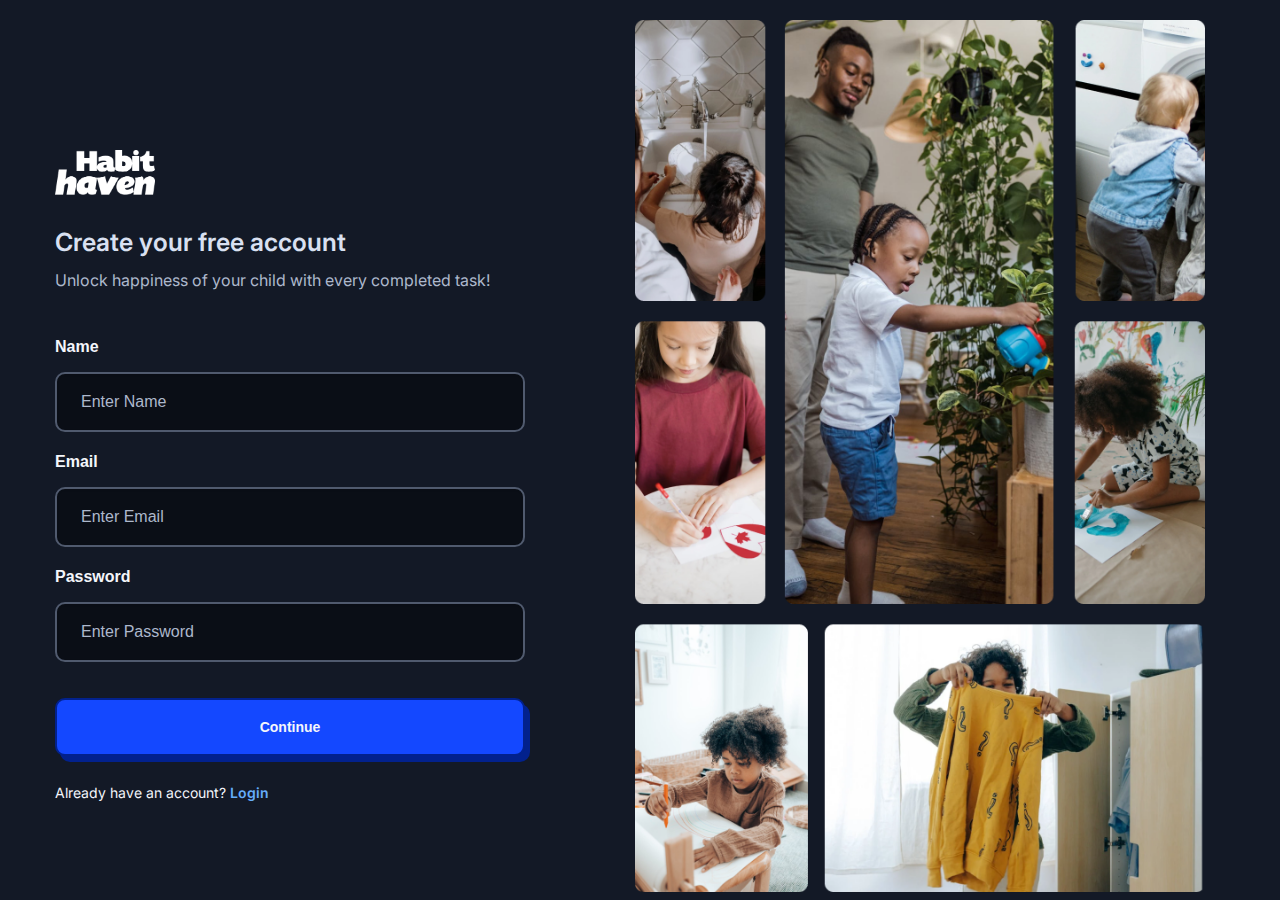
<file: index.html>
<!DOCTYPE html>
<html class="no-js" lang="en" dir="ltr">
    <head>
        <meta charset="utf-8">
        <meta http-equiv="x-ua-compatible" content="ie=edge">
        <meta name="viewport" content="width=device-width, initial-scale=1.0">
        <title>Kids Reward App</title>
        <link rel="stylesheet" href="styles/foundation.css">
        <link rel="stylesheet" href="styles/app.css">
        <link rel="icon" href="img/favicon_2.png" type="image/x-icon" />
        <!--Google font Inter-->
        <link rel="preconnect" href="https://fonts.googleapis.com">
        <link rel="preconnect" href="https://fonts.gstatic.com" crossorigin>
        <link href="https://fonts.googleapis.com/css2?family=Inter:wght@100..900&display=swap" rel="stylesheet">
        <!--Google icons-->
        <link href="https://fonts.googleapis.com/icon?family=Material+Icons" rel="stylesheet">
    </head>
    <body>

        <!--Body-->
            <main class="grid-container">
                <section class="grid-x grid-padding-x">
                    <div class="cell large-6 medium-6 small-6" id="formHeading">
                        <div id="logo">
                            <img src="img/LogoImg.png" alt="habit haven logo">
                        </div>
                        <div id="signUp">
                            <h1>Create your free account</h1>
                            <p>Unlock happiness of your child with every completed task!</p>
                        </div>

                        <!--SignUp Form-->
                        <form>
                            <label for="username"> Name </label>
                            <input type="text" id="username" placeholder="Enter Name" required>
                            
                            <label for="email"> Email </label> 
                            <input type="email" id="email" placeholder="Enter Email" required>

                            <label> Password </label>
                            <input type="password" id="password" name="Password" placeholder="Enter Password" required>
                                
                            <!--Button-->       
                            <div class="button cell large-4">  
                                <a href="home.html">Continue</a>
                            </div>

                            <div id="loginSignUp">
                                <p>Already have an account? <a href="login.html">Login</a></p>
                            </div>
                        </form> 
                    </div>
                                  
                    <!--Signup image-->
                    <div class="cell large-6 medium-6 small-6" id="mainRight">
                        <img src="img/signUpImage2.png" alt="child doing chores">
                    </div>
                </section>
            </main>
        </section>
        

        <script src="js/vendor/jquery.js"></script>
        <script src="js/vendor/what-input.js"></script>
        <script src="js/vendor/foundation.js"></script>
        <script src="js/app.js"></script>
    </body>
</html>
</file>
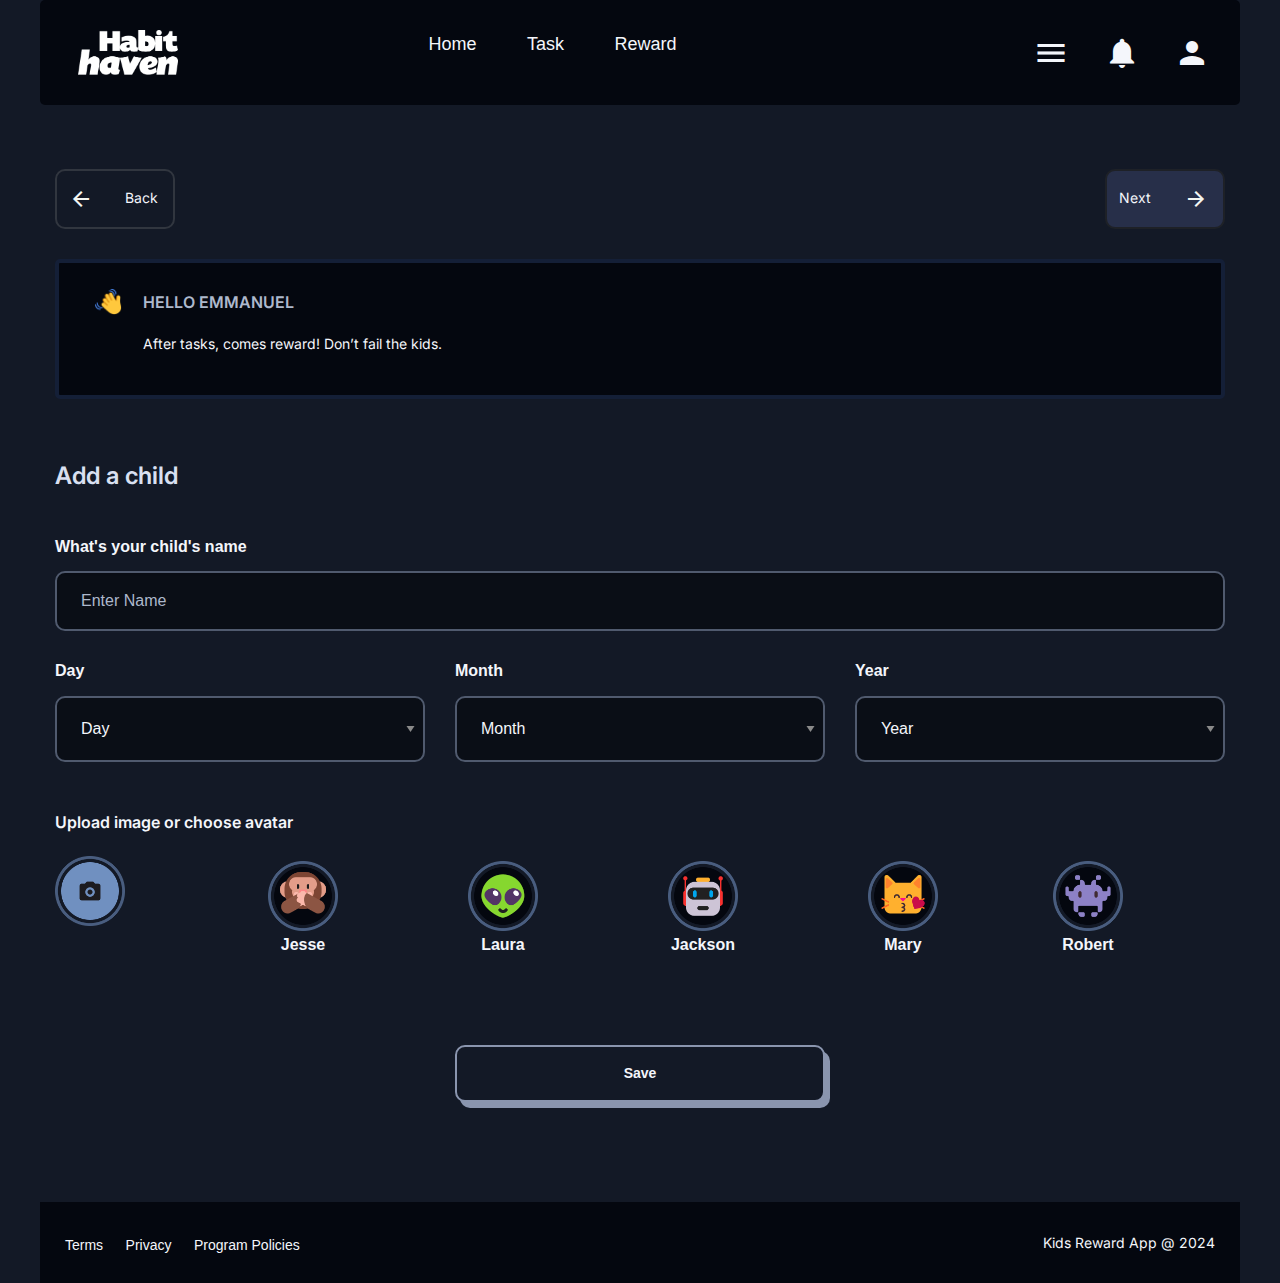
<file: addChild.html>
<!DOCTYPE html>
<html class="no-js" lang="en" dir="ltr">
    <head>
        <meta charset="utf-8">
        <meta http-equiv="x-ua-compatible" content="ie=edge">
        <meta name="viewport" content="width=device-width, initial-scale=1.0">
        <title>Kids Reward App</title>
        <link rel="stylesheet" href="styles/foundation.css">
        <link rel="stylesheet" href="styles/app.css">
        <link rel="icon" href="img/favicon_2.png" type="image/x-icon" />
        <!--Google font Inter-->
        <link rel="preconnect" href="https://fonts.googleapis.com">
        <link rel="preconnect" href="https://fonts.gstatic.com" crossorigin>
        <link href="https://fonts.googleapis.com/css2?family=Inter:wght@100..900&display=swap" rel="stylesheet">
        <!--Google icons-->
        <link href="https://fonts.googleapis.com/icon?family=Material+Icons" rel="stylesheet">
    </head>
    <body>
    
       <!--Header-->
       <header class="grid-container">
            <section class="grid-x header">

                <div class="cell large-2 medium-2 small-2"> <!--Logo-->
                    <a href="#"><img src="img/LogoImg.png" alt="habit haven logo"></a>
                </div> 

                <div class="cell large-6 medium-6 small-2"><!--Primary menu-->
                    <nav aria-label="Primary menu for home, task and reward">
                        <ul>
                          <li><a href="home.html">Home</a></li>
                          <li><a href="#">Task</a></li>
                          <li><a href="#">Reward</a></li>
                        </ul>
                      </nav>
                </div> 

                <!--secondary menu-->
                <div class="cell large-4 medium-4 small-8 secondaryNav">
                    <nav aria-label="Secondary menu for account, notification and settings">
                        <ul>
                          <a href="#"><i class="material-icons md-36">menu</i></a>
                          <a href="#"><i class="material-icons md-36">notifications</i></a>
                          <a href="#"><i class="material-icons md-36">person</i></a>
                        </ul>
                      </nav>
                </div> 
            </section>
       </header>

        <!--Body-->
        <main>
            <section> <!--Navigation button-->
                <div class="grid-container" id="backNext">
                    <div class="grid-x grid-margin-x">
                        <div class="cell large-6 medium-6 small-6"  ><!--back-->
                            <div id="back">
                                <a href="home.html"><i class="material-icons md-24">arrow_back</i></a>
                                <a href="home.html"><p>Back</p></a>
                            </div>
                        </div>

                        <div class="cell large-6 medium-6 small-6"><!--next-->
                            <div id="next" class="grid-x">
                                <a href="#"><p>Next</p></a>
                                <a href="#"><i class="material-icons md-24">arrow_forward</i></a>
                            </div>
                        </div>
                    </div>

            </section>

            <form>
                <section class="grid-container">
                    <div class="grid-x">
                        <div class="cell large-12 medium-12 small-12"><!--display panel-->
                           <div class="panel">
                                <div class="panelMessageIcon">
                                    <img src="img/Waving hand.png" alt="#"> <!--The alt is empty because it is a decorative image/icon-->
                                </div>
        
                                <div id="panelMessage">
                                    <div class="panelMessageHeading">
                                        <p>HELLO EMMANUEL</p>
                                    </div>
                                    <div class="panelMessageTextWarp">
                                        <p>After tasks, comes reward! Don’t fail the kids.</p>
                                    </div>
                                </div>
                           </div> 
                        </div>
                    </div>
                </section>
                
                <section class="grid-container">
                    <div id="addChildHeader">
                        <h1>Add a child</h1>
                    </div>
                </section>
            </form>
            

            <!--Add Child Links-->
            <section class="grid-container">
                <div> 
                    <form>
                        <div class="formButtom">
                            <div> <!--Enter child's name-->
                                <label for="childUsername"> What's your child's name  </label>
                                <input type="text" id="ChildUsername" placeholder="Enter Name" required>
                            </div>
                            
                            <div class="grid-x grid-margin-x"> <!--Enter child's date of birth-->
                                <div class="cell large-4 medium-4 small-4">
                                    <label for="day"> Day </label> 
                                    <select class="select">
                                        <option disabled selected>Day</option>
                                        <option value="01">01</option>
                                        <option value="02">02</option>
                                        <option value="03">03</option>
                                        <option value="04">04</option>
                                        <option value="05">05</option>
                                        <option value="06">06</option>
                                        <option value="07">07</option>
                                        <option value="08">08</option>
                                        <option value="09">09</option>
                                        <option value="10">10</option>
                                        <option value="11">11</option>
                                        <option value="12">12</option>
                                        <option value="13">13</option>
                                        <option value="14">14</option>
                                        <option value="15">15</option>
                                        <option value="16">16</option>
                                        <option value="17">17</option>
                                        <option value="18">18</option>
                                        <option value="19">19</option>
                                        <option value="20">20</option>
                                        <option value="21">21</option>
                                        <option value="22">22</option>
                                        <option value="23">23</option>
                                        <option value="24">24</option>
                                        <option value="25">25</option>
                                        <option value="26">26</option>
                                        <option value="27">27</option>
                                        <option value="28">28</option>
                                        <option value="29">29</option>
                                        <option value="30">30</option>
                                        <option value="31">31</option>
                                    </select>
                                </div>
                                
                                <div class="cell large-4 medium-4 small-4">
                                    <label for="month"> Month </label> 
                                    <select class="select">
                                        <option disabled selected>Month</option>
                                        <option value="01">January</option>
                                        <option value="02">February</option>
                                        <option value="03">March</option>
                                        <option value="04">April</option>
                                        <option value="05">May</option>
                                        <option value="06">June</option>
                                        <option value="07">July</option>
                                        <option value="08">August</option>
                                        <option value="09">September</option>
                                        <option value="10">October</option>
                                        <option value="11">November</option>
                                        <option value="12">December</option>
                                      </select>
                                </div>

                                <div class="cell large-4 medium-4 small-4">
                                    <label for="year"> Year </label> 
                                    <select class="select">
                                        <option disabled selected>Year</option>
                                        <option value="2000">2000</option>
                                        <option value="2001">2001</option>
                                        <option value="2002">2002</option>
                                        <option value="2003">2003</option>
                                        <option value="2004">2004</option>
                                        <option value="2005">2005</option>
                                        <option value="2006">2006</option>
                                        <option value="2007">2007</option>
                                        <option value="2008">2008</option>
                                        <option value="2009">2009</option>
                                        <option value="2010">2010</option>
                                        <option value="2011">2011</option>
                                        <option value="2012">2012</option>
                                        <option value="2013">2013</option>
                                        <option value="2014">2014</option>
                                        <option value="2015">2015</option>
                                        <option value="2016">2016</option>
                                        <option value="2017">2017</option>
                                        <option value="2018">2018</option>
                                        <option value="2019">2019</option>
                                        <option value="2020">2020</option>
                                        <option value="2021">2021</option>
                                        <option value="2022">2022</option>
                                        <option value="2023">2023</option>
                                        <option value="2024">2024</option>
                                      </select>
                                </div>
                            </div>

                            <div class="grid-x grid-margin-x uploadFile" >
                                <div class="cell" id="uploadPush"><p>Upload image or choose avatar</p></div>
                                
                                    <div class="cell large-2 medium-2 small-2"><!--Upload photo-->
                                        <label>
                                            <input type="file" id="file-upload" hidden>
                                            <img src="img/fileUpload.png" alt="Upload Icon">
                                        </label>
                                    </div>

                                    <div class="cell large-2 medium-2 small-2"> <!--choose avatar Monkey-->
                                        <div class="radio-wrapper">
                                            <input type="radio" id="radio-1" name="radio-group" value="option-1">
                                            <label for="radio-1"> 
                                              <img src="img/monkey.png" alt="Option 1 Image" class="radio-image">
                                              <br>Jesse
                                              <span class="check-mark"></span>
                                            </label>
                                        </div>
                                     </div>
    
                                    <div class="cell large-2 medium-2 small-2"> <!--choose avatar Alien-->
                                        <div class="radio-wrapper">
                                            <input type="radio" id="radio-2" name="radio-group" value="option-2">
                                            <label for="radio-2"> 
                                              <img src="img/alien.png" alt="Option 1 Image" class="radio-image">
                                              <br>Laura
                                              <span class="check-mark"></span>
                                            </label>
                                        </div>
                                    </div>
    
                                    <div class="cell large-2 medium-2 small-1" id="jackson"> <!--choose avatar Robot-->
                                        <div class="radio-wrapper">
                                            <input type="radio" id="radio-3" name="radio-group" value="option-3">
                                            <label for="radio-3"> 
                                              <img src="img/robot.png" alt="Option 1 Image" class="radio-image">
                                              <br>Jackson
                                              <span class="check-mark"></span>
                                            </label>
                                        </div>
                                    </div>
    
                                    <div class="cell large-2 medium-2 small-2"> <!--choose avatar Cat-->
                                        <div class="radio-wrapper">
                                            <input type="radio" id="radio-4" name="radio-group" value="option-4">
                                            <label for="radio-4"> 
                                              <img src="img/cat.png" alt="Option 1 Image" class="radio-image">
                                              <br>Mary
                                              <span class="check-mark"></span>
                                            </label>
                                        </div>
                                    </div>
    
                                    <div class="radio-wrapper" id="jackson">
                                        <input type="radio" id="radio-5" name="radio-group" value="option-5">
                                        <label for="radio-5"> 
                                          <img src="img/Alienz.png" alt="Option 1 Image" class="radio-image">
                                          <br>Robert
                                          <span class="check-mark"></span>
                                        </label>
                                    </div>
                                </div>
                            </div>
                        </div>
                        
                        <!--button-->
                        <div id="centerButtonCreateChild" class="grid-x grid-margin-x">
                            <div class="secondaryButton cell large-4 medium-4 small-4 large-offset-4">
                                <a href="childCreated.html">Save</a>
                            </div>
                        </div>

                    </form> 
                </div>
            </section>    
        </main>

        <!--Footer-->
        <footer class="grid-container footer">
            <section class="grid-x">
                <nav class="cell large-5 medium-5 small-6">
                    <ul>
                        <li><a href="#">Terms</a></li>
                        <li><a href="#">Privacy</a></li>
                        <li><a href="#">Program Policies</a></li>
                    </ul>
                </nav>

                <div class="cell large-7 medium-7 small-6 footerTrademark">
                    <p>Kids Reward App @ 2024</p>
                </div>
            </section>
        </footer>
        
          
        <script src="js/vendor/jquery.js"></script>
        <script src="js/vendor/what-input.js"></script>
        <script src="js/vendor/foundation.js"></script>
        <script src="js/app.js"></script>
    </body>
</html>
</file>
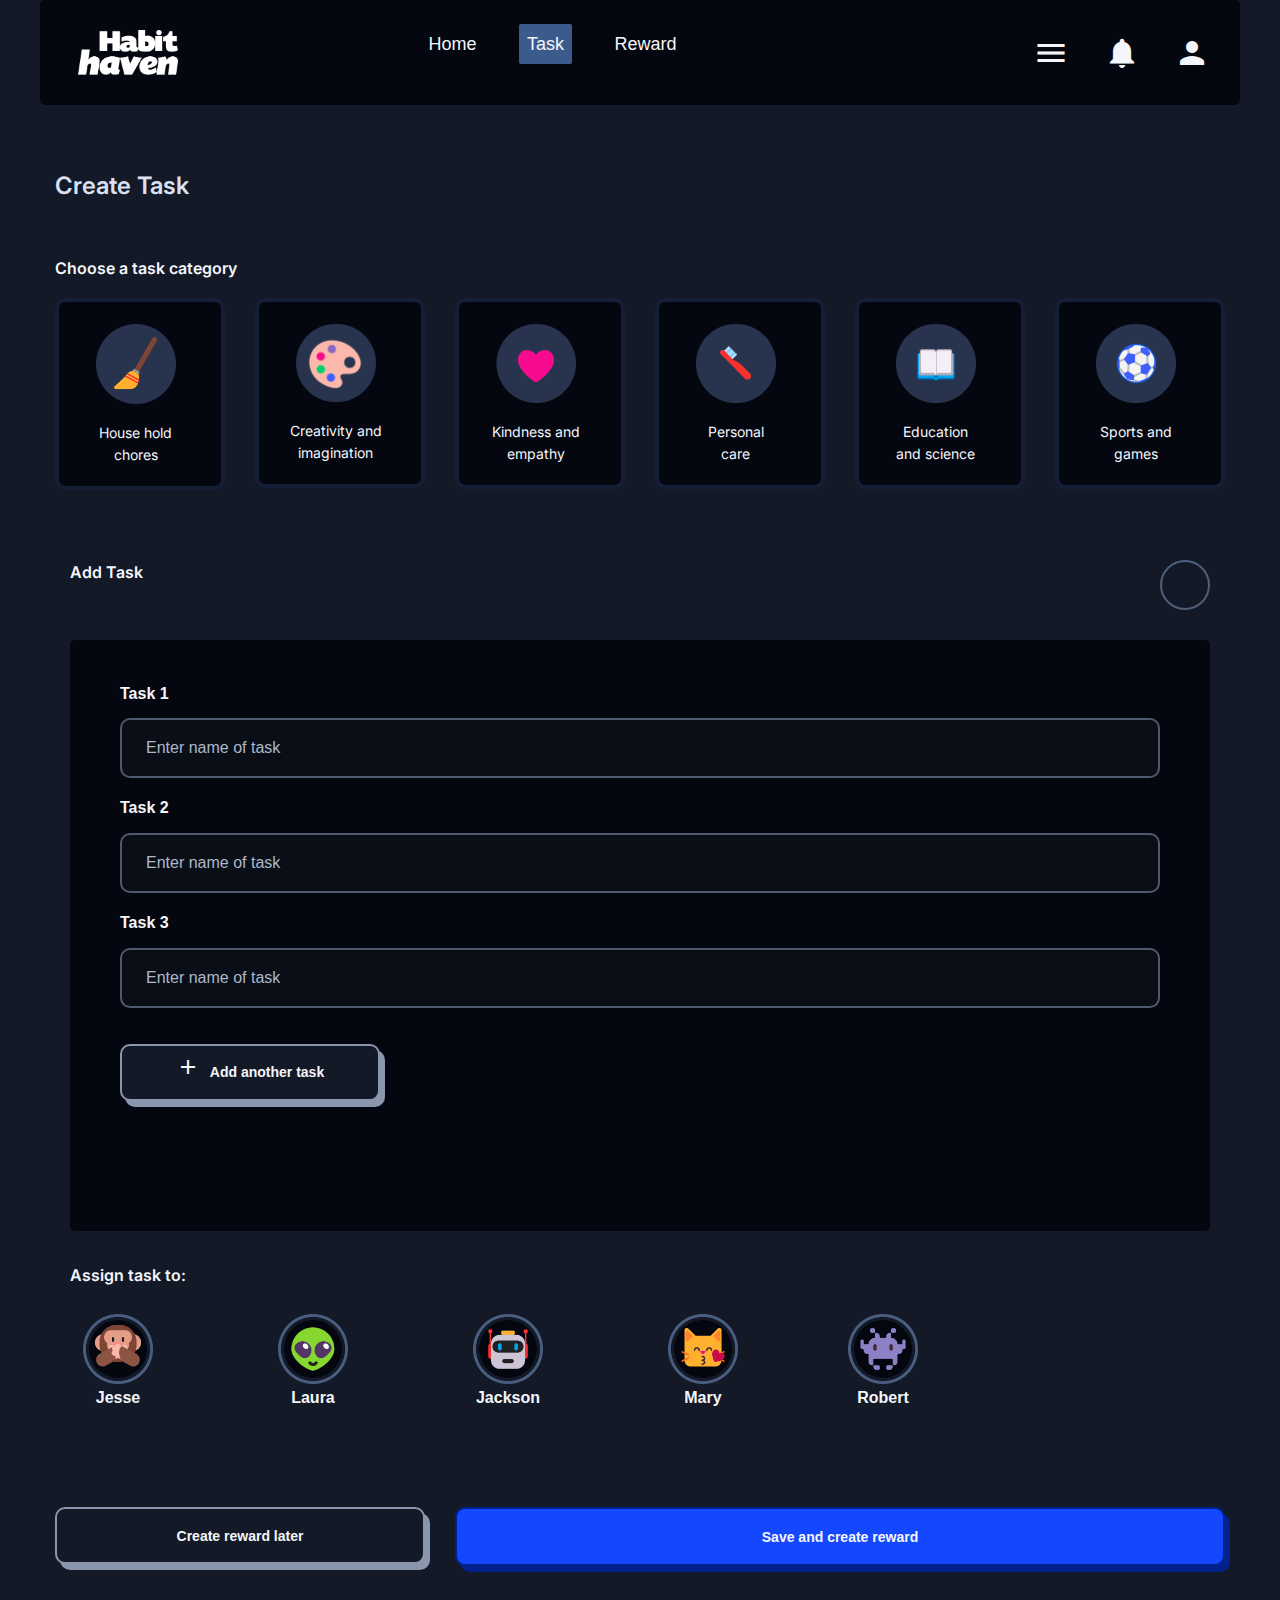
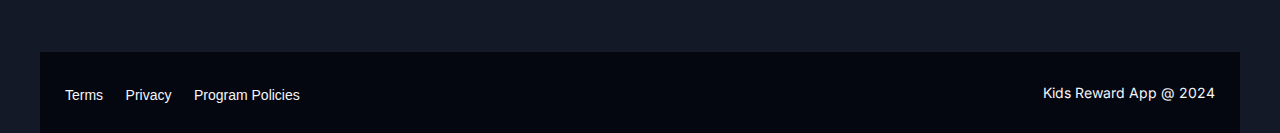
<file: addTask.html>
<!DOCTYPE html>
<html class="no-js" lang="en" dir="ltr">
    <head>
        <meta charset="utf-8">
        <meta http-equiv="x-ua-compatible" content="ie=edge">
        <meta name="viewport" content="width=device-width, initial-scale=1.0">
        <title>Kids Reward App</title>
        <link rel="stylesheet" href="styles/foundation.css">
        <link rel="stylesheet" href="styles/app.css">
        <link rel="icon" href="img/favicon_2.png" type="image/x-icon" />
        <!--Google font Inter-->
        <link rel="preconnect" href="https://fonts.googleapis.com">
        <link rel="preconnect" href="https://fonts.gstatic.com" crossorigin>
        <link href="https://fonts.googleapis.com/css2?family=Inter:wght@100..900&display=swap" rel="stylesheet">
        <!--Google icons-->
        <link href="https://fonts.googleapis.com/icon?family=Material+Icons" rel="stylesheet">
    </head>
    <body>
    
       <!--Header for logo, menus here-->
       <header class="grid-container">
            <section class="grid-x header">

                <div class="cell large-2 medium-2 small-2"> <!--Logo-->
                    <a href="#"><img src="img/LogoImg.png" alt="habit haven logo"></a>
                </div> 

                <div class="cell large-6 medium-6 small-2"><!--Primary menu-->
                    <nav aria-label="Primary menu for home, task and reward">
                        <ul>
                          <li><a href="childCreated.html">Home</a></li>
                          <li><a href="#" id="navActive">Task</a></li>
                          <li><a href="createReward.html">Reward</a></li>
                        </ul>
                      </nav>
                </div> 

                <div class="cell large-4 medium-4 small-8 secondaryNav">
                    <nav aria-label="Secondary menu for account, notification and settings">
                        <ul>
                          <a href="#"><i class="material-icons md-36">menu</i></a>
                          <a href="#"><i class="material-icons md-36">notifications</i></a>
                          <a href="#"><i class="material-icons md-36">person</i></a>
                        </ul>
                      </nav>
                </div> <!--secondary menu-->
            </section>
       </header>

        <!--Body-->
        <main>
            <section class="grid-container"> <!--Main container-->
                <div id="addChildHeader"> <!--heading-->
                    <h1>Create Task</h1>
                </div>

                <form>
                    <div id="marginBottom70"><!--Choose task category container-->
                        <div id="pStyle"> <!--Select Categoty Heading-->
                            <p>Choose a task category</p>
                        </div>

                            <div class="grid-x grid-margin-x">
                                <div class="cell large-2 medium-2 small-2"><!--House Hold chores option-->
                                    <div id="taskCategory">
                                        <input type="radio" id="option1" name="myRadioGroup" value="option1">
                                        <label for="option1">
                                            <img src="img/hhchores.png" alt="house hold chores">
                                            <p>House hold <br> chores</p>
                                        </label>
                                    </div>
                                </div>
        
                                <div class="cell large-2 medium-2 small-2"><!--Creative and Imagination option-->
                                    <div id="taskCategory">
                                        <input type="radio" id="option2" name="myRadioGroup" value="option2">
                                        <label for="option2">
                                            <img src="img/creativity and imagination.png" alt="creativity and imagination">
                                            <p>Creativity and <br> imagination</p>
                                        </label>
                                    </div>
                                </div>
        
                                <div class="cell large-2 medium-2 small-2"><!--Kindness and Empathy-->
                                    <div id="taskCategory">
                                        <input type="radio" id="option3" name="myRadioGroup" value="option3">
                                        <label for="option3">
                                            <img src="img/empathy.png" alt="kindness and empathy">
                                            <p>Kindness and <br> empathy</p>
                                        </label>
                                    </div>
                                </div>
        
                                <div class="cell large-2 medium-2 small-2"><!--Personal care-->
                                    <div id="taskCategory">
                                        <input type="radio" id="option4" name="myRadioGroup" value="option4">
                                        <label for="option4">
                                            <img src="img/personal care.png" alt="kindness and empathy">
                                            <p>Personal <br> care</p>
                                        </label>
                                    </div>
                                </div>
        
                                <div class="cell large-2 medium-2 small-2"><!--Educational-->
                                    <div id="taskCategory">
                                        <input type="radio" id="option5" name="myRadioGroup" value="option5">
                                        <label for="option5">
                                            <img src="img/education.png" alt="kindness and empathy">
                                            <p>Education <br> and science </p>
                                        </label>
                                    </div>
                                </div>
        
                                <div class="cell large-2 medium-2 small-2"><!--Games-->
                                    <div id="taskCategory">
                                        <input type="radio" id="option6" name="myRadioGroup" value="option6">
                                        <label for="option6">
                                            <img src="img/sports.png" alt="kindness and empathy">
                                            <p>Sports and<br> games</p>
                                        </label>
                                    </div>
                                </div>
                            </div>
                        </div>
                    </div>

                    <div class="grid-container"> <!--Add task container-->
                        <div class="grid-x" id="marginBottom30">
                            <div class="cell large-6 medium-6 small-6" id="addTask"><!--Heading-->
                                <p>Add Task</p>
                            </div>
                            <div class="cell large-6 medium-6 small-6"><!--Header icon-->
                                <div id="addTaskHeaderIcon"><!--icon-->
                                    <!--<i class="material-icons md-24">favorite</i>-->
                                </div>
                            </div>
                        </div>

                        <div class="grid-x"><!--form cotainer-->
                            <div class="cell large-12" id="addTaskForm"><!--Task 1 textfield-->
                                <label for="task1"> Task 1 </label>
                                <input type="text" id="task1" placeholder="Enter name of task">

                                <label for="task2"> Task 2 </label>
                                <input type="text" id="task2" placeholder="Enter name of task">

                                <label for="task3"> Task 3 </label>
                                <input type="text" id="task3" placeholder="Enter name of task">

                                <div id="centerButtonCreateChild" class="grid-x">
                                    <div class="secondaryButton cell large-3">
                                        <a href="#"><i class="material-icons md-24">add</i></a>
                                        <a href="#">Add another task</a>
                                    </div>
                               </div>
                            </div>
                        </div>

                        <div class="grid-x grid-margin-x uploadFile"> <!--Assign task begins here-->
                            <div class="cell" id="uploadPush">
                                <p>Assign task to:</p>
                            </div>

                            <div class="cell large-2 medium-2 small-2"> <!--choose avatar Monkey-->
                                    <div class="radio-wrapper">
                                        <input type="radio" id="radio-1" name="radio-group" value="option-1">
                                        <label for="radio-1"> 
                                          <img src="img/monkey.png" alt="Option 1 Image" class="radio-image">
                                          <br>Jesse
                                          <span class="check-mark"></span>
                                        </label>
                                    </div>
                                 </div>

                                <div class="cell large-2 medium-2 small-2"> <!--choose avatar Alien-->
                                    <div class="radio-wrapper">
                                        <input type="radio" id="radio-2" name="radio-group" value="option-2">
                                        <label for="radio-2"> 
                                          <img src="img/alien.png" alt="Option 1 Image" class="radio-image">
                                          <br>Laura
                                          <span class="check-mark"></span>
                                        </label>
                                    </div>
                                </div>

                                <div class="cell large-2 medium-2 small-2"> <!--choose avatar Robot-->
                                    <div class="radio-wrapper">
                                        <input type="radio" id="radio-3" name="radio-group" value="option-3">
                                        <label for="radio-3"> 
                                          <img src="img/robot.png" alt="Option 1 Image" class="radio-image">
                                          <br>Jackson
                                          <span class="check-mark"></span>
                                        </label>
                                    </div>
                                </div>

                                <div class="cell large-2 medium-2 small-2"> <!--choose avatar Cat-->
                                    <div class="radio-wrapper">
                                        <input type="radio" id="radio-4" name="radio-group" value="option-4">
                                        <label for="radio-4"> 
                                          <img src="img/cat.png" alt="Option 1 Image" class="radio-image">
                                          <br>Mary
                                          <span class="check-mark"></span>
                                        </label>
                                    </div>
                                </div>

                                <div class="radio-wrapper">
                                    <input type="radio" id="radio-5" name="radio-group" value="option-5">
                                    <label for="radio-5"> 
                                      <img src="img/Alienz.png" alt="Option 1 Image" class="radio-image">
                                      <br>Robert
                                      <span class="check-mark"></span>
                                    </label>
                                </div>
                            </div>
                        </div>

                        <div class="grid-x grid-margin-x buttonMarginTopBottom"> <!--Button-->
                            <div class="secondaryButton cell large-4 medium-4 small-5">
                                <a href="childCreated.html">Create reward later</a>
                            </div>
                            <div class="button cell large-8 medium-8 small-">  
                                <a href="createReward.html">Save and create reward</a>
                            </div>
                        </div>
                    </div>

                </form>
            </section>
        </main>


        <!--Footer-->
        <footer class="grid-container footer">
            <section class="grid-x">
                <nav class="cell large-5 medium-5 small-6">
                    <ul>
                        <li><a href="#">Terms</a></li>
                        <li><a href="#">Privacy</a></li>
                        <li><a href="#">Program Policies</a></li>
                    </ul>
                </nav>
                <div class="cell large-7 medium-7 small-6 footerTrademark">
                    <p>Kids Reward App @ 2024</p>
                </div>
            </section>
        </footer>
        
          
        <script src="js/vendor/jquery.js"></script>
        <script src="js/vendor/what-input.js"></script>
        <script src="js/vendor/foundation.js"></script>
        <script src="js/app.js"></script>
    </body>
</html>
</file>
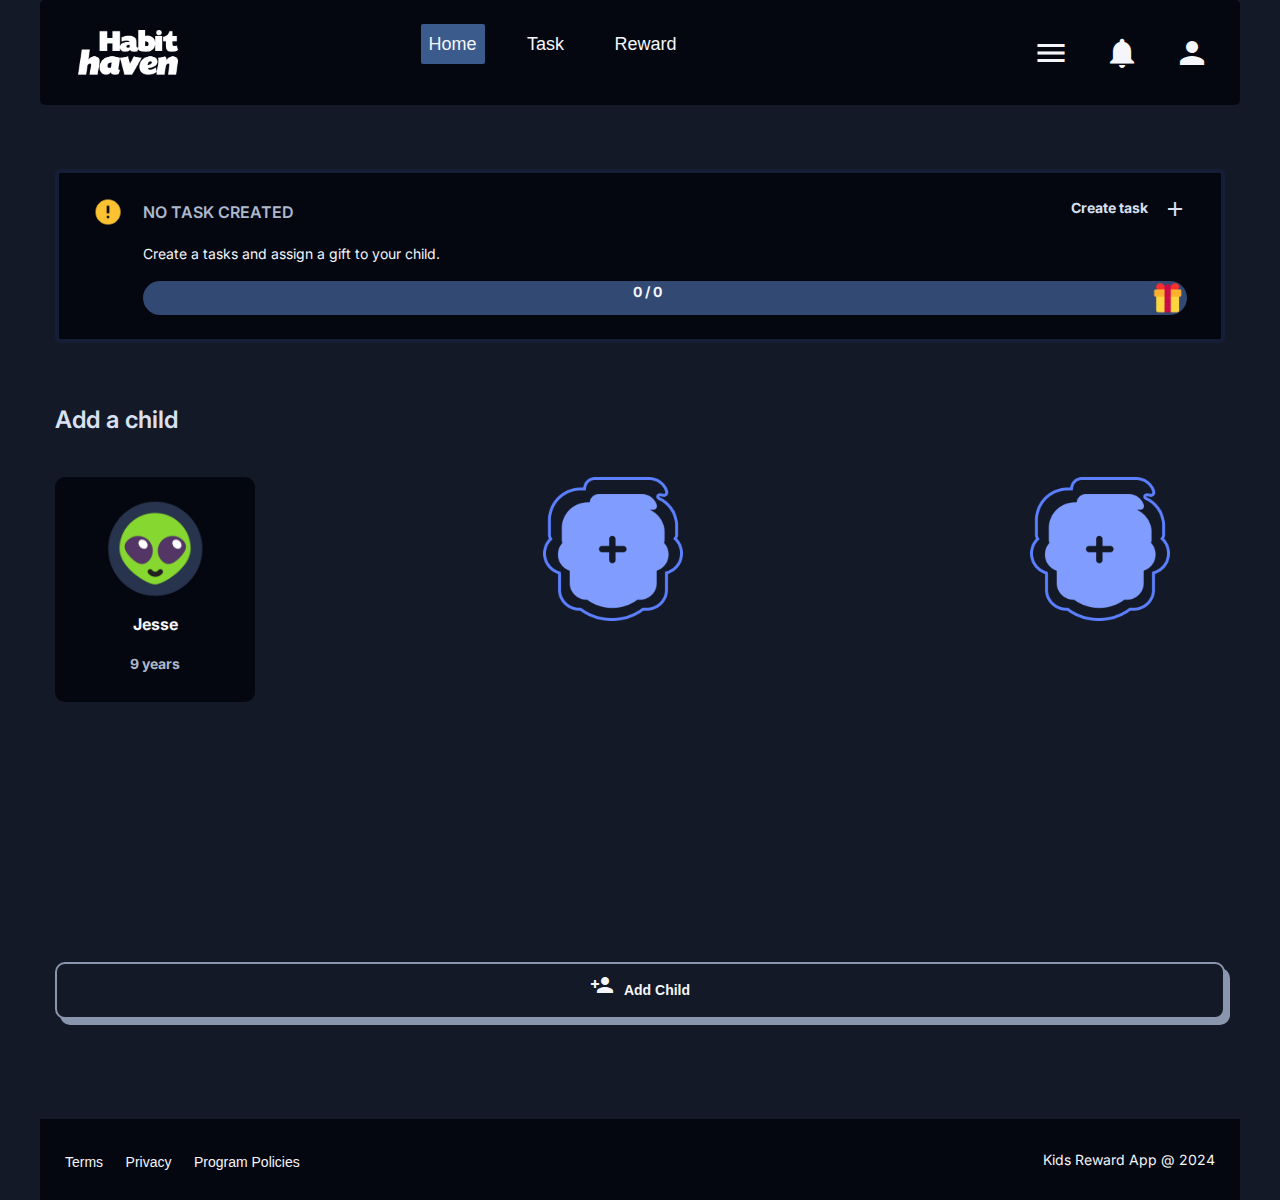
<file: childCreated.html>
<!DOCTYPE html>
<html class="no-js" lang="en" dir="ltr">
    <head>
        <meta charset="utf-8">
        <meta http-equiv="x-ua-compatible" content="ie=edge">
        <meta name="viewport" content="width=device-width, initial-scale=1.0">
        <title>Kids Reward App</title>
        <link rel="stylesheet" href="styles/foundation.css">
        <link rel="stylesheet" href="styles/app.css">
        <link rel="icon" href="img/favicon_2.png" type="image/x-icon" />
        <!--Google font Inter-->
        <link rel="preconnect" href="https://fonts.googleapis.com">
        <link rel="preconnect" href="https://fonts.gstatic.com" crossorigin>
        <link href="https://fonts.googleapis.com/css2?family=Inter:wght@100..900&display=swap" rel="stylesheet">
        <!--Google icons-->
        <link href="https://fonts.googleapis.com/icon?family=Material+Icons" rel="stylesheet">
    </head>
    <body>
    
       <!--Header for logo, menus here-->
       <header class="grid-container">
            <section class="grid-x header">

                <div class="cell large-2 medium-2 small-2"> <!--Logo-->
                    <a href="#"><img src="img/LogoImg.png" alt="habit haven logo"></a>
                </div> 

                <div class="cell large-6 medium-6 small-2"><!--Primary menu-->
                    <nav aria-label="Primary menu for home, task and reward">
                        <ul>
                          <li><a href="childCreated.html" id="navActive">Home</a></li>
                          <li><a href="addTask.html">Task</a></li>
                          <li><a href="createReward.html">Reward</a></li>
                        </ul>
                      </nav>
                </div> 

                <div class="cell large-4 medium-4 small-8 secondaryNav">
                    <nav aria-label="Secondary menu for account, notification and settings">
                        <ul>
                          <!--<li><a href="#"><img src="img/secMenu/menu.png" alt="settings"></a></li>
                          <li><a href="#">Task</a></li>
                          <li><a href="#">Reward</a></li>-->
                          <a href="#"><i class="material-icons md-36">menu</i></a>
                          <a href="#"><i class="material-icons md-36">notifications</i></a>
                          <a href="#"><i class="material-icons md-36">person</i></a>
                        </ul>
                      </nav>
                </div> <!--secondary menu-->
            </section>
       </header>

        <!--Body-->
        <main>
            <section class="grid-container">
                <div class="grid-x">
                    
                    <div class="cell large-12 medium-12 small-12"><!--display panel-->
                        
                       <div class="panel">
                        <div>
                            <div class="cell large-6 medium-6 small-6"><!--next-->
                                <div id="createtaskbutton" class="grid-x">
                                    <a href="addTask.html"><p>Create task</p></a>
                                    <a href="addTask.html"><i class="material-icons md-24">add</i></a>
                                </div>
                            </div>
                        </div>
                        

                            <div class="panelMessageIcon">
                                <img src="img/error.png" alt="#"> <!--The alt is empty because it is a decorative image/icon-->
                            </div>
    
                            <div id="panelMessage">
                                <div class="panelMessageHeading">
                                    <p>NO TASK CREATED</p>
                                </div>
                                <div class="panelMessageTextWarp">
                                    <p>Create a tasks and assign a gift to your child.</p>
                                </div>

                                <div class="cell large-8" id="emptyProgressBar"> <!--Progress bar-->
                                    <p> 0 / 0 <img src="img/gift.png" alt="" aria-hidden="true"> </p>
                                </div>
                                
                            </div>
                       </div> 
                    </div>
                </div>
            </section>


            
            <section class="grid-container">
                <div id="addChildHeader">
                    <h1>Add a child</h1>
                </div>
            </section>

            <!--Add Child Links-->
            <section class="grid-container">
                <div class="grid-x addChild"> <!--Child added-->
                    <div class="cell large-5 medium-5 small-4">
                        <div id="childCreated"> <!--background-->
                            <div> <!--Choosen avatar-->
                                <a href="#"> <img src="img/alien_choosen.png" alt="Jesse's avatar"></a> </a>
                            </div>
                            <div id="childCreatedName"> <!--Name and age-->
                                <p>Jesse</p>
                                <p style="font-size: 14px; color: #ACB7CD;">9 years</p>
                            </div>
                        </div>
                    </div>
                    <div class="cell large-5 medium-5 small-4">
                        <a href="#"><img src="img/addChild.png" alt="click to add child"></a>
                    </div>
                    <div class="cell large-2 medium-2 small-4">
                        <a href="#"><img src="img/addChild.png" alt="click to add child"></a>
                    </div>
                </div>

                <div id="centerButtonCreateChild">
                    <div class="secondaryButton cell large-4">
                        <a href="#"><i class="material-icons md-24">person_add</i></a>
                        <a href="#">Add Child</a>
                    </div>
               </div>

            </section>    
        </main>

        <!--Footer-->
        <footer class="grid-container footer">
            <section class="grid-x">
                <nav class="cell large-5 medium-5 small-6">
                    <ul>
                        <li><a href="#">Terms</a></li>
                        <li><a href="#">Privacy</a></li>
                        <li><a href="#">Program Policies</a></li>
                    </ul>
                </nav>

                <div class="cell large-7 medium-7 small-6 footerTrademark">
                    <p>Kids Reward App @ 2024</p>
                </div>
            </section>
        </footer>
        
          
        <script src="js/vendor/jquery.js"></script>
        <script src="js/vendor/what-input.js"></script>
        <script src="js/vendor/foundation.js"></script>
        <script src="js/app.js"></script>
    </body>
</html>
</file>
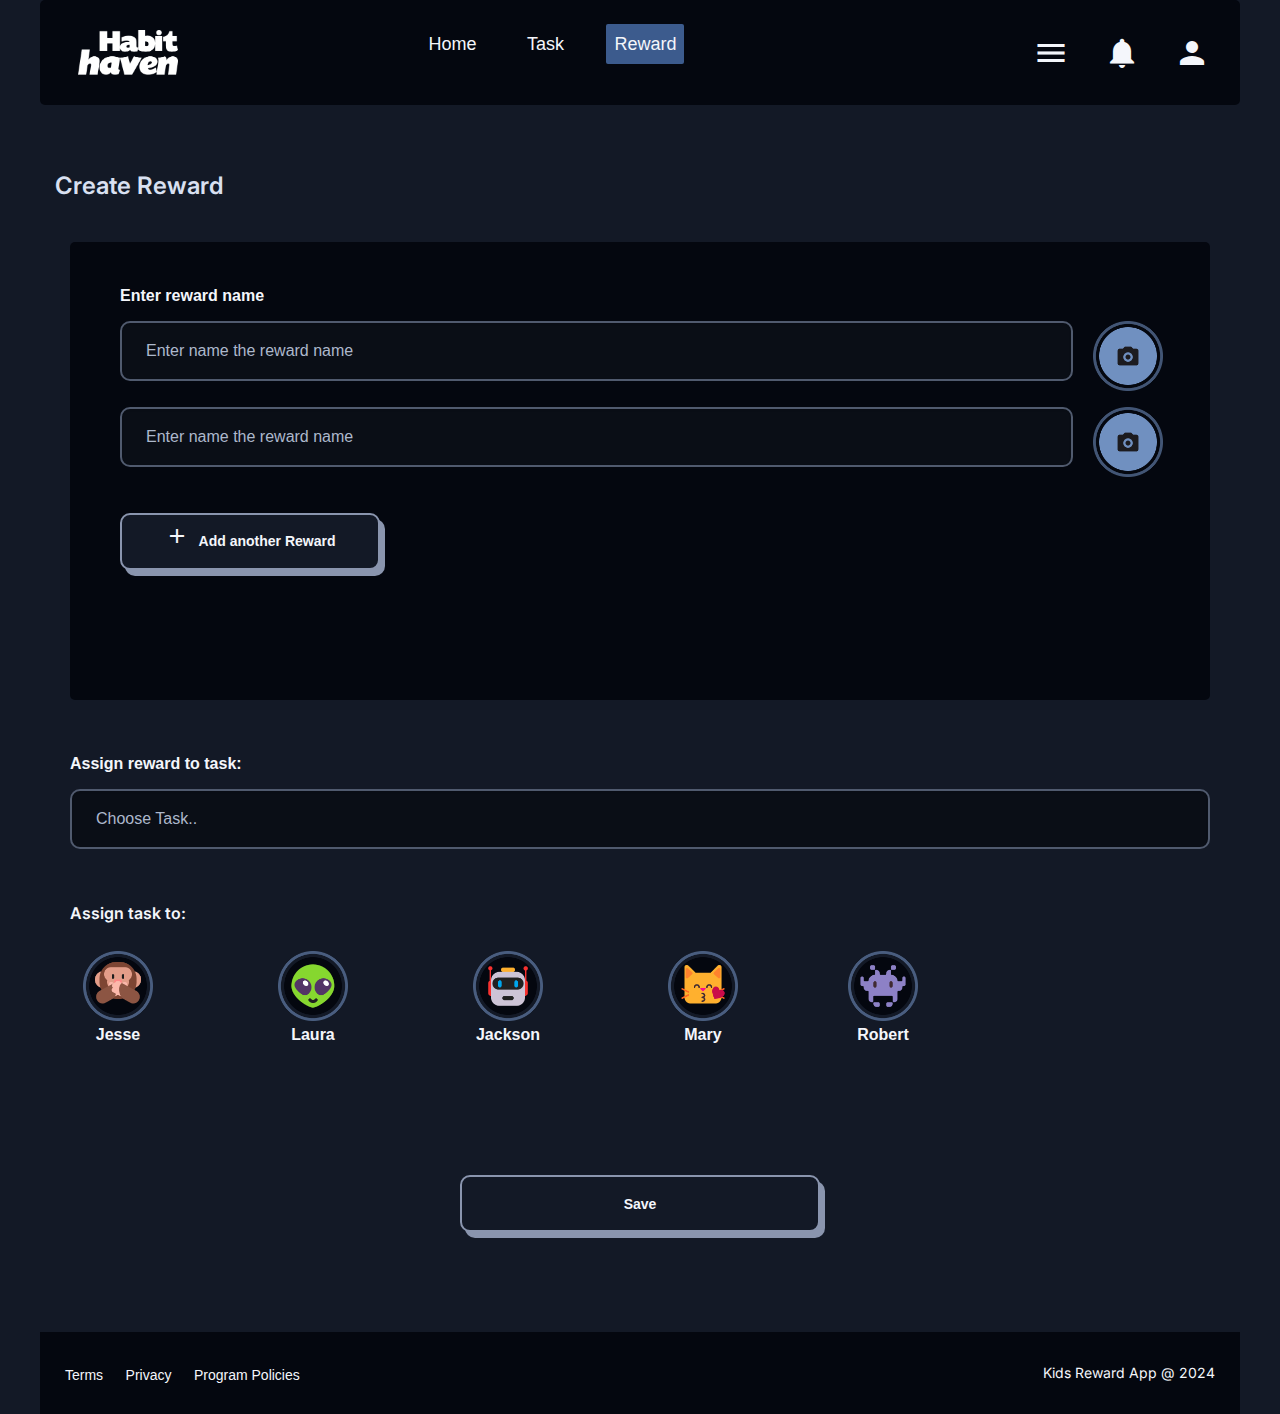
<file: createReward.html>
<!DOCTYPE html>
<html class="no-js" lang="en" dir="ltr">
    <head>
        <meta charset="utf-8">
        <meta http-equiv="x-ua-compatible" content="ie=edge">
        <meta name="viewport" content="width=device-width, initial-scale=1.0">
        <title>Kids Reward App</title>
        <link rel="stylesheet" href="styles/foundation.css">
        <link rel="stylesheet" href="styles/app.css">
        <link rel="icon" href="img/favicon_2.png" type="image/x-icon" />
        <!--Google font Inter-->
        <link rel="preconnect" href="https://fonts.googleapis.com">
        <link rel="preconnect" href="https://fonts.gstatic.com" crossorigin>
        <link href="https://fonts.googleapis.com/css2?family=Inter:wght@100..900&display=swap" rel="stylesheet">
        <!--Google icons-->
        <link href="https://fonts.googleapis.com/icon?family=Material+Icons" rel="stylesheet">
    </head>
    <body>
    
       <!--Header for logo, menus here-->
       <header class="grid-container">
            <section class="grid-x header">

                <div class="cell large-2 medium-2 small-2"> <!--Logo-->
                    <a href="#"><img src="img/LogoImg.png" alt="habit haven logo"></a>
                </div> 

                <div class="cell large-6 medium-6 small-2"><!--Primary menu-->
                    <nav aria-label="Primary menu for home, task and reward">
                        <ul>
                          <li><a href="childCreated.html">Home</a></li>
                          <li><a href="addTask.html">Task</a></li>
                          <li><a href="#" id="navActive">Reward</a></li>
                        </ul>
                      </nav>
                </div> 

                <div class="cell large-4 medium-4 small-8 secondaryNav">
                    <nav aria-label="Secondary menu for account, notification and settings">
                        <ul>
                          <a href="#"><i class="material-icons md-36">menu</i></a>
                          <a href="#"><i class="material-icons md-36">notifications</i></a>
                          <a href="#"><i class="material-icons md-36">person</i></a>
                        </ul>
                      </nav>
                </div> <!--secondary menu-->
            </section>
       </header>

        <!--Body-->
        <main>
            <section class="grid-container"> <!--Main container-->
                <div id="addChildHeader"> <!--heading-->
                    <h1>Create Reward</h1>
                </div>

                <form>
                    <div class="grid-container"> <!--Add task container-->
                        <div class="grid-x"><!--form cotainer-->
                            <div class="cell large-12" id="addTaskForm">
                                <label for="task1"> Enter reward name </label>

                                <div class="grid-x" id="fileuploadmargin"> <!--Reward textfiled and Upload photo-->
                                    <div class="cell large-11 medium-8 small-8"> <!--Reward 1 textfield-->
                                        <input type="text" id="task1" placeholder="Enter name the reward name">
                                    </div>
                                    <div class="cell large-1 medium-1 small-1 uploadFile"><!--Upload reward photo-->
                                        <label>
                                            <input type="file" id="file-upload" hidden>
                                            <img src="img/fileUpload.png" alt="Upload Icon">
                                        </label>
                                     </div>
                                </div>

                                <div class="grid-x" id="fileuploadmargin"> <!--Reward textfiled and Upload photo-->
                                    <div class="cell large-11 medium-8 small-8"> <!--Reward 2 textfield-->
                                        <input type="text" id="task1" placeholder="Enter name the reward name">
                                    </div>
                                    <div class="cell large-1 medium-1 small-1 uploadFile"><!--Upload reward photo-->
                                        <label> 
                                            <input type="file" id="file-upload" hidden>
                                            <img src="img/fileUpload.png" alt="Upload Icon">
                                        </label>
                                    </div>
                                </div>
                                <div id="centerButtonCreateChild" class="grid-x"> <!--Button-->
                                    <div class="secondaryButton cell large-3">
                                        <a href="#"><i class="material-icons md-24">add</i></a>
                                        <a href="#">Add another Reward</a>
                                    </div>
                               </div>
                            </div>
                        </div>

                        <div id="rewarddiv">
                             <!--Assign reward to task-->
                            <label for="tasksList">Assign reward to task:</label>
                            <input type="text" list="tasks" name="tasks" placeholder="Choose Task..">
                            <datalist id="tasks">
                                <option value="House Chores" id="houseChores">Wash the dishes and tidy your room</option>
                                <option value="House Chores">Sweep the kitchen</option>
                                <option value="Creativity and Imagination">Draw and paint superman</option>
                                <option value="Kindness and Empathy">Help Junior with his homework</option>
                                <option value="Personal Hygiene">Brush you teeth tonight</option>
                            </datalist>
                        </div>
                       


                        <div class="grid-x grid-margin-x uploadFile"> <!--Assign task begins here-->
                            <div class="cell" id="uploadPush"><p>Assign task to:</p></div>

                                <div class="cell large-2 medium-2 small-2"> <!--choose avatar Monkey-->
                                    <div class="radio-wrapper">
                                        <input type="radio" id="radio-1" name="radio-group" value="option-1">
                                        <label for="radio-1"> 
                                          <img src="img/monkey.png" alt="Option 1 Image" class="radio-image">
                                          <br>Jesse
                                          <span class="check-mark"></span>
                                        </label>
                                    </div>
                                 </div>

                                <div class="cell large-2 medium-2 small-2"> <!--choose avatar Alien-->
                                    <div class="radio-wrapper">
                                        <input type="radio" id="radio-2" name="radio-group" value="option-2">
                                        <label for="radio-2"> 
                                          <img src="img/alien.png" alt="Option 1 Image" class="radio-image">
                                          <br>Laura
                                          <span class="check-mark"></span>
                                        </label>
                                    </div>
                                </div>

                                <div class="cell large-2 medium-2 small-2"> <!--choose avatar Robot-->
                                    <div class="radio-wrapper">
                                        <input type="radio" id="radio-3" name="radio-group" value="option-3">
                                        <label for="radio-3"> 
                                          <img src="img/robot.png" alt="Option 1 Image" class="radio-image">
                                          <br>Jackson
                                          <span class="check-mark"></span>
                                        </label>
                                    </div>
                                </div>

                                <div class="cell large-2 medium-2 small-2"> <!--choose avatar Cat-->
                                    <div class="radio-wrapper">
                                        <input type="radio" id="radio-4" name="radio-group" value="option-4">
                                        <label for="radio-4"> 
                                          <img src="img/cat.png" alt="Option 1 Image" class="radio-image">
                                          <br>Mary
                                          <span class="check-mark"></span>
                                        </label>
                                    </div>
                                </div>

                                <div class="radio-wrapper">
                                    <input type="radio" id="radio-5" name="radio-group" value="option-5">
                                    <label for="radio-5"> 
                                      <img src="img/Alienz.png" alt="Option 1 Image" class="radio-image">
                                      <br>Robert
                                      <span class="check-mark"></span>
                                    </label>
                                </div>
                            </div>
                        </div>
                    </div>

                    <section class="grid-container" id="marginTop2">
                        <!--button-->
                        <div id="centerButtonCreateChild" class="grid-x grid-margin-x">
                            <div class="secondaryButton cell large-4 large-offset-4">
                                <a href="childCreated.html">Save</a>
                            </div>
                        </div>
                    </section> 

                </form>
            </section>
        </main>


        <!--Footer-->
        <footer class="grid-container footer">
            <section class="grid-x">
                <nav class="cell large-5 medium-5 small-6">
                    <ul>
                        <li><a href="#">Terms</a></li>
                        <li><a href="#">Privacy</a></li>
                        <li><a href="#">Program Policies</a></li>
                    </ul>
                </nav>

                <div class="cell large-7 medium-7 small-6 footerTrademark">
                    <p>Kids Reward App @ 2024</p>
                </div>
            </section>
        </footer>
        
          
        <script src="js/vendor/jquery.js"></script>
        <script src="js/vendor/what-input.js"></script>
        <script src="js/vendor/foundation.js"></script>
        <script src="js/app.js"></script>
    </body>
</html>
</file>
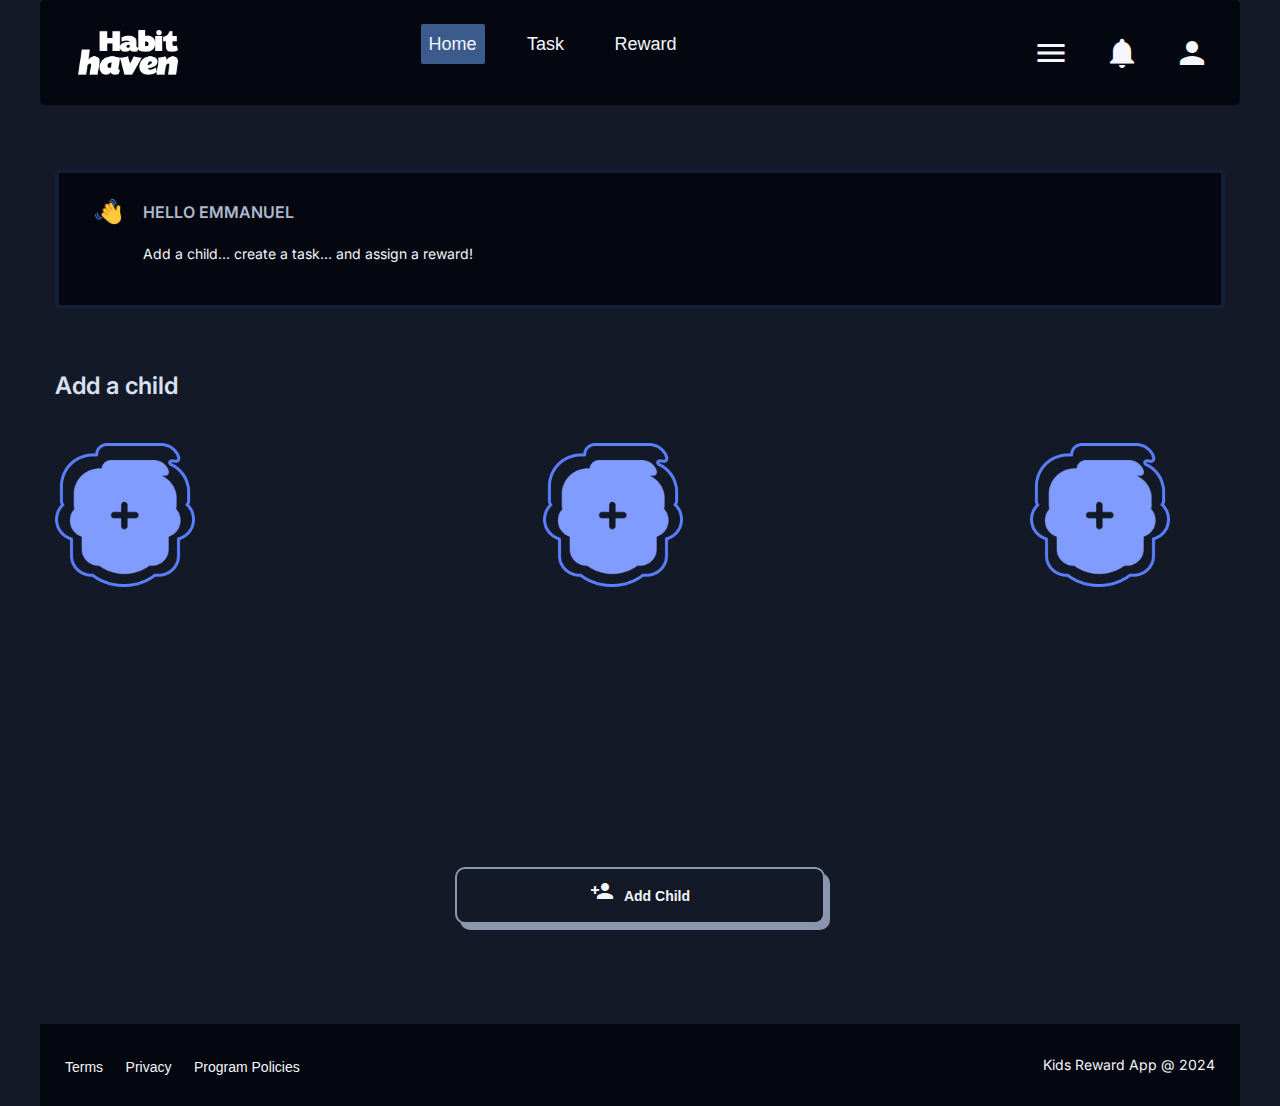
<file: home.html>
<!DOCTYPE html>
<html class="no-js" lang="en" dir="ltr">
    <head>
        <meta charset="utf-8">
        <meta http-equiv="x-ua-compatible" content="ie=edge">
        <meta name="viewport" content="width=device-width, initial-scale=1.0">
        <title>Kids Reward App</title>
        <link rel="stylesheet" href="styles/foundation.css">
        <link rel="stylesheet" href="styles/app.css">
        <link rel="icon" href="img/favicon_2.png" type="image/x-icon" />
        <!--Google font Inter-->
        <link rel="preconnect" href="https://fonts.googleapis.com">
        <link rel="preconnect" href="https://fonts.gstatic.com" crossorigin>
        <link href="https://fonts.googleapis.com/css2?family=Inter:wght@100..900&display=swap" rel="stylesheet">
        <!--Google icons-->
        <link href="https://fonts.googleapis.com/icon?family=Material+Icons" rel="stylesheet">
    </head>
    <body>
    
       <!--Header for logo, menus here-->
       <header class="grid-container">
            <section class="grid-x header">

                <div class="cell large-2 medium-2 small-2"> <!--Logo-->
                    <a href="#"><img src="img/LogoImg.png" alt="habit haven logo"></a>
                </div> 

                <div class="cell large-6 medium-6 small-2"><!--Primary menu-->
                    <nav aria-label="Primary menu for home, task and reward">
                        <ul>
                          <li><a href="#" id="navActive">Home</a></li>
                          <li><a href="addTask.html">Task</a></li>
                          <li><a href="addReward.html">Reward</a></li>
                        </ul>
                      </nav>
                </div> 

                <div class="cell large-4 medium-4 small-8 secondaryNav">
                    <nav aria-label="Secondary menu for account, notification and settings">
                        <ul>
                          <a href="#"><i class="material-icons md-36">menu</menu></i></a>
                          <a href="#"><i class="material-icons md-36">notifications</menu></i></a>
                          <a href="#"><i class="material-icons md-36">person</menu></i></a>
                        </ul>
                      </nav>
                </div> <!--secondary menu-->
            </section>
       </header>

        <!--Body-->
        <main>
            <section class="grid-container">
                <div class="grid-x">
                    <div class="cell large-12 medium-12 small-12"><!--display panel-->
                       <div class="panel">
                            <div class="panelMessageIcon">
                                <img src="img/Waving hand.png" alt="#"> <!--The alt is empty because it is a decorative image/icon-->
                            </div>
    
                            <div id="panelMessage">
                                <div class="panelMessageHeading">
                                    <p>HELLO EMMANUEL</p>
                                </div>
                                <div class="panelMessageTextWarp">
                                    <p>Add a child... create a task... and assign a reward!</p>
                                </div>
                            </div>
                       </div> 
                    </div>
                </div>
            </section>
            
            <section class="grid-container">
                <div id="addChildHeader">
                    <h1>Add a child</h1>
                </div>
            </section>

            <!--Add Child Links-->
            <section class="grid-container">
                <div class="grid-x addChild"> <!--icon cover-->
                    <div class="cell large-5 medium-5 small-4">
                        <a href="addChild.html"><img src="img/addChild.png" alt="click to add child"></a>
                    </div>
                    <div class="cell large-5 medium-5 small-4">
                        <a href="addChild.html"><img src="img/addChild.png" alt="click to add child"></a>
                    </div>
                    <div class="cell large-2 medium-2 small-4">
                        <a href="addChild.html"><img src="img/addChild.png" alt="click to add child"></a>
                    </div>
                </div>

                <!--button-->
                <div id="centerButtonCreateChild" class="grid-x grid-margin-x">
                    <div class="secondaryButton cell large-4 medium-4 small-4 large-offset-4">
                        <a href="addChild.html"><i class="material-icons md-24">person_add</i></a>
                        <a href="addChild.html">Add Child</a>
                    </div>
               </div>
            </section>  
        </main>

        <!--Footer-->
        <footer class="grid-container footer">
            <section class="grid-x">
                <nav class="cell large-5 medium-5 small-6">
                    <ul>
                        <li><a href="#">Terms</a></li>
                        <li><a href="#">Privacy</a></li>
                        <li><a href="#">Program Policies</a></li>
                    </ul>
                </nav>

                <div class="cell large-7 medium-7 small-6 footerTrademark">
                    <p>Kids Reward App @ 2024</p>
                </div>
            </section>
        </footer>
        
          
        <script src="js/vendor/jquery.js"></script>
        <script src="js/vendor/what-input.js"></script>
        <script src="js/vendor/foundation.js"></script>
        <script src="js/app.js"></script>
    </body>
</html>
</file>
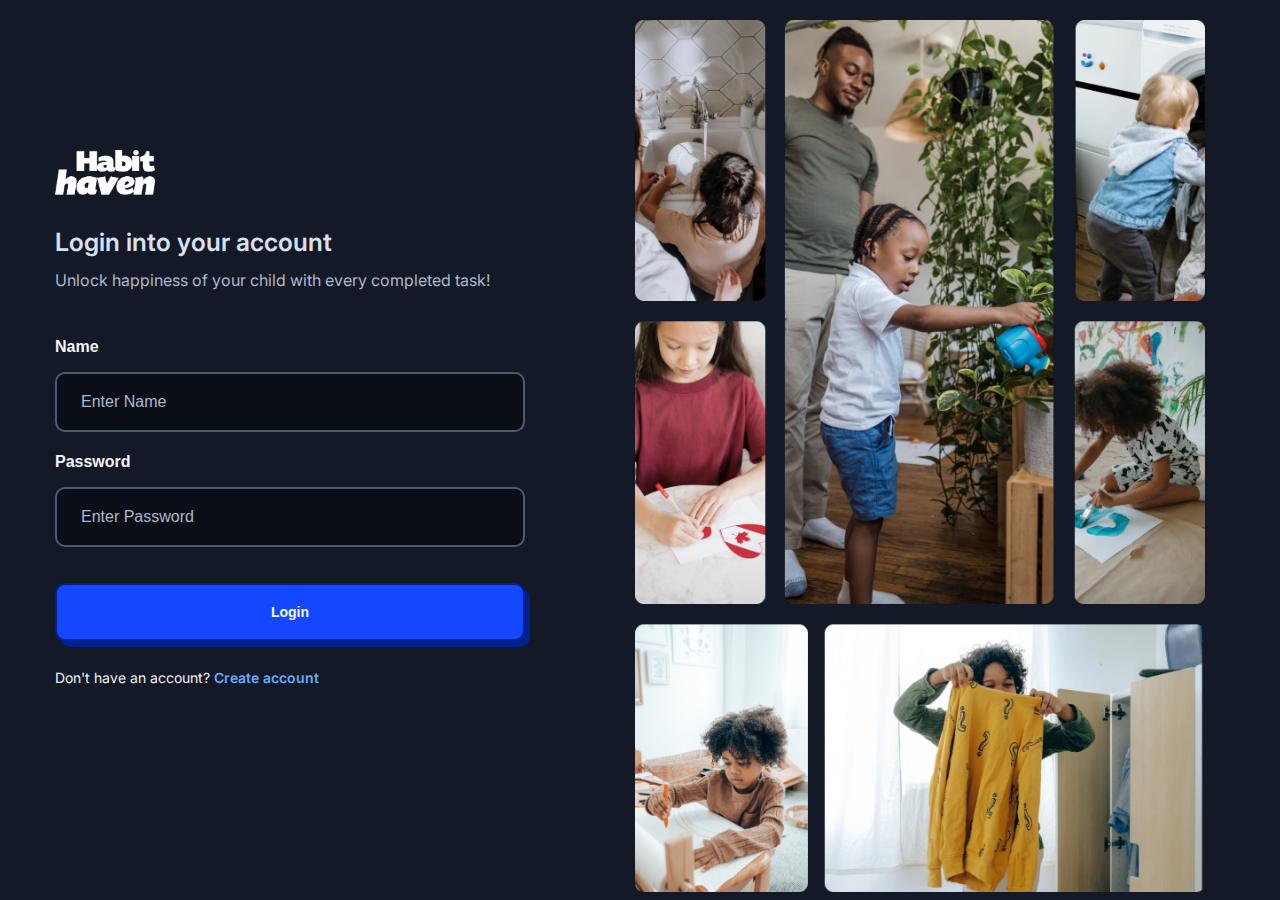
<file: login.html>
<!DOCTYPE html>
<html class="no-js" lang="en" dir="ltr">
    <head>
        <meta charset="utf-8">
        <meta http-equiv="x-ua-compatible" content="ie=edge">
        <meta name="viewport" content="width=device-width, initial-scale=1.0">
        <title>Kids Reward App</title>
        <link rel="stylesheet" href="styles/foundation.css">
        <link rel="stylesheet" href="styles/app.css">
        <link rel="icon" href="img/favicon_2.png" type="image/x-icon" />
        <!--Google font Inter-->
        <link rel="preconnect" href="https://fonts.googleapis.com">
        <link rel="preconnect" href="https://fonts.gstatic.com" crossorigin>
        <link href="https://fonts.googleapis.com/css2?family=Inter:wght@100..900&display=swap" rel="stylesheet">
        <!--Google icons-->
        <link href="https://fonts.googleapis.com/icon?family=Material+Icons" rel="stylesheet">
    </head>
    <body>

        <!--Body-->
            <main class="grid-container">
                <section class="grid-x grid-padding-x">
                    <div class="cell large-6 medium-6 small-6" id="formHeading">
                        <div id="logo">
                            <img src="img/LogoImg.png" alt="habit haven logo">
                        </div>
                        <div id="signUp">
                            <h1>Login into your account</h1>
                            <p>Unlock happiness of your child with every completed task!</p>
                        </div>

                        <!--SignUp Form-->
                        <form>
                            <label for="username"> Name </label>
                            <input type="text" id="username" placeholder="Enter Name" required>
                            
                            <label> Password </label>
                            <input type="password" id="password" name="Password" placeholder="Enter Password" required>
                                   
                            <div class="button cell large-4">  <!--Button-->
                                <a href="home.html">Login</a>
                            </div>

                            <div id="loginSignUp">
                                <p>Don't have an account? <a href="index.html">Create account</a></p>
                            </div>
                        </form> 
                    </div>
                                  
                    <!--Image collage-->
                <div class="cell large-6 medium-6 small-6" id="mainRight">
                    <img src="img/signUpImage2.png" alt="child doing chores">
                </div>
                </section>
                
            </main>
        </section>
        

        <!--Footer-->


        
          
        <script src="js/vendor/jquery.js"></script>
        <script src="js/vendor/what-input.js"></script>
        <script src="js/vendor/foundation.js"></script>
        <script src="js/app.js"></script>
    </body>
</html>
</file>
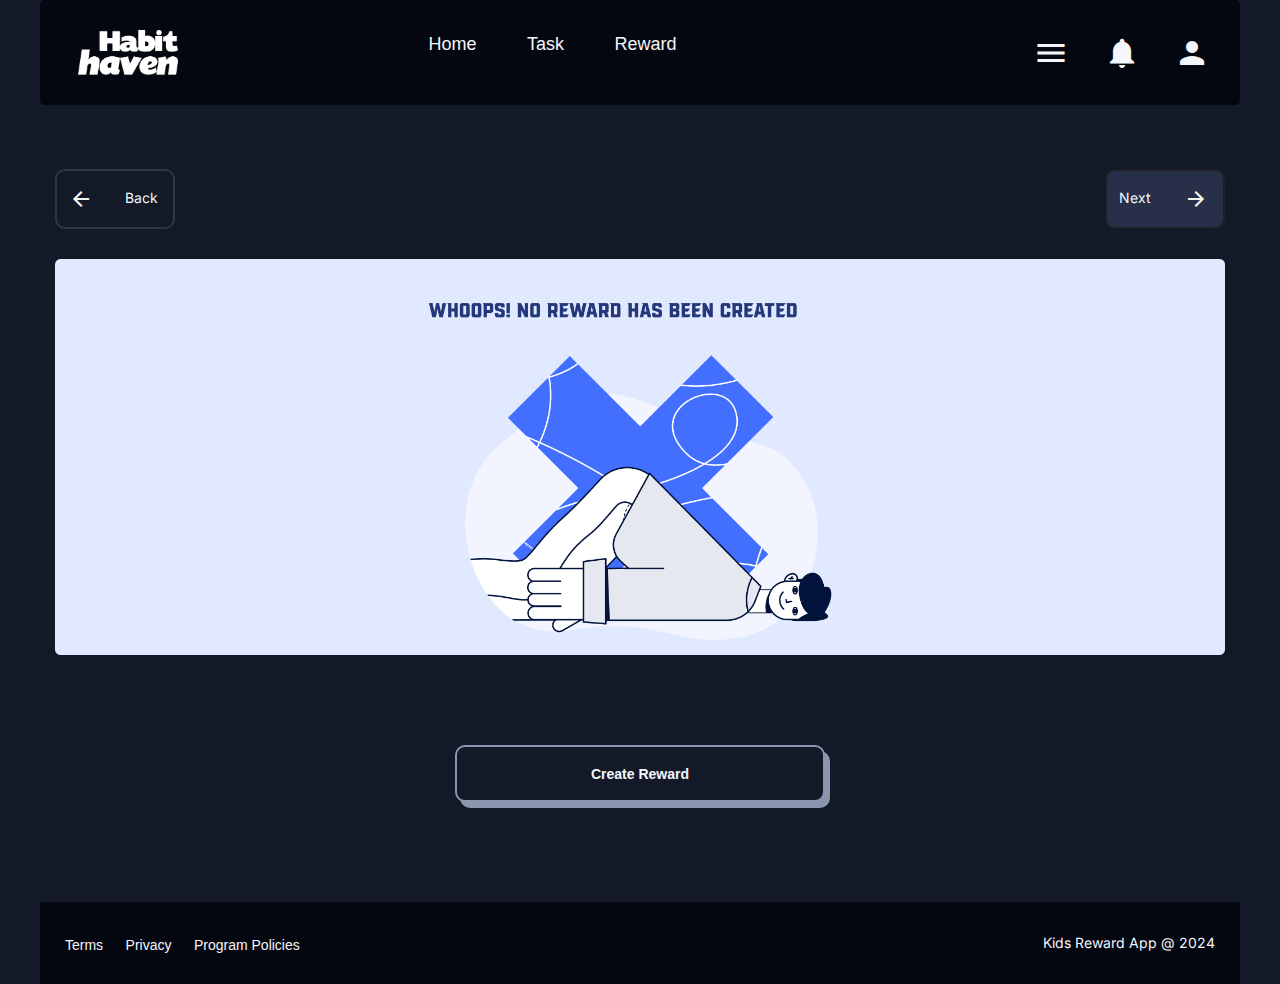
<file: noreward.html>
<!DOCTYPE html>
<html class="no-js" lang="en" dir="ltr">
    <head>
        <meta charset="utf-8">
        <meta http-equiv="x-ua-compatible" content="ie=edge">
        <meta name="viewport" content="width=device-width, initial-scale=1.0">
        <title>Kids Reward App</title>
        <link rel="stylesheet" href="styles/foundation.css">
        <link rel="stylesheet" href="styles/app.css">
        <link rel="icon" href="img/favicon_2.png" type="image/x-icon" />
        <!--Google font Inter-->
        <link rel="preconnect" href="https://fonts.googleapis.com">
        <link rel="preconnect" href="https://fonts.gstatic.com" crossorigin>
        <link href="https://fonts.googleapis.com/css2?family=Inter:wght@100..900&display=swap" rel="stylesheet">
        <!--Google icons-->
        <link href="https://fonts.googleapis.com/icon?family=Material+Icons" rel="stylesheet">
    </head>
    <body>
    
       <!--Header for logo, menus here-->
       <header class="grid-container">
            <section class="grid-x header">

                <div class="cell large-2 medium-2 small-2"> <!--Logo-->
                    <a href="#"><img src="img/LogoImg.png" alt="habit haven logo"></a>
                </div> 

                <div class="cell large-6 medium-6 small-2"><!--Primary menu-->
                    <nav aria-label="Primary menu for home, task and reward">
                        <ul>
                          <li><a href="home.html">Home</a></li>
                          <li><a href="notask.html">Task</a></li>
                          <li><a href="#">Reward</a></li>
                        </ul>
                      </nav>
                </div> 

                <div class="cell large-4 medium-4 small-8 secondaryNav">
                    <nav aria-label="Secondary menu for account, notification and settings">
                        <ul>
                          <a href="#"><i class="material-icons md-36">menu</i></a>
                          <a href="#"><i class="material-icons md-36">notifications</i></a>
                          <a href="#"><i class="material-icons md-36">person</i></a>
                        </ul>
                      </nav>
                </div> <!--secondary menu-->
            </section>
       </header>

        <!--Body-->
        <main>
            <section> <!--Navigation button-->
                <div class="grid-container" id="backNext">
                    <div class="grid-x grid-margin-x">
                        <div class="cell large-6 medium-6 small-6"  ><!--back-->
                            <div id="back">
                                <a href="#"><i class="material-icons md-24">arrow_back</i></a>
                                <a href="#"><p>Back</p></a>
                            </div>
                        </div>

                        <div class="cell large-6 medium-6 small-6"><!--next-->
                            <div id="next" class="grid-x">
                                <a href="#"><p>Next</p></a>
                                <a href="#"><i class="material-icons md-24">arrow_forward</i></a>
                            </div>
                        </div>
                    </div>
                </div>

            </section>

            <div class="grid-container">
                <div class="grid-x"> 
                    <div class="cell large-12 medium-12 small-12" id="marginBottom70">
                        <img src="img/emptystatenoreward.png" alt="" aria-hidden="true">
                    </div>

                </div>
            </div>
            

            <!--Add Child Links-->
            <section class="grid-container">
                
                       <!--button-->
                <div id="centerButtonCreateChild" class="grid-x grid-margin-x">
                    <div class="secondaryButton cell large-4 large-offset-4">
                        <a href="createReward.html">Create Reward</a>
                    </div>
                </div>
               
            </section>    
        </main>

        <!--Footer-->
        <footer class="grid-container footer">
            <section class="grid-x">
                <nav class="cell large-5 medium-5 small-6">
                    <ul>
                        <li><a href="#">Terms</a></li>
                        <li><a href="#">Privacy</a></li>
                        <li><a href="#">Program Policies</a></li>
                    </ul>
                </nav>

                <div class="cell large-7 medium-7 small-6 footerTrademark">
                    <p>Kids Reward App @ 2024</p>
                </div>
            </section>
        </footer>
        
          
        <script src="js/vendor/jquery.js"></script>
        <script src="js/vendor/what-input.js"></script>
        <script src="js/vendor/foundation.js"></script>
        <script src="js/app.js"></script>
    </body>
</html>
</file>
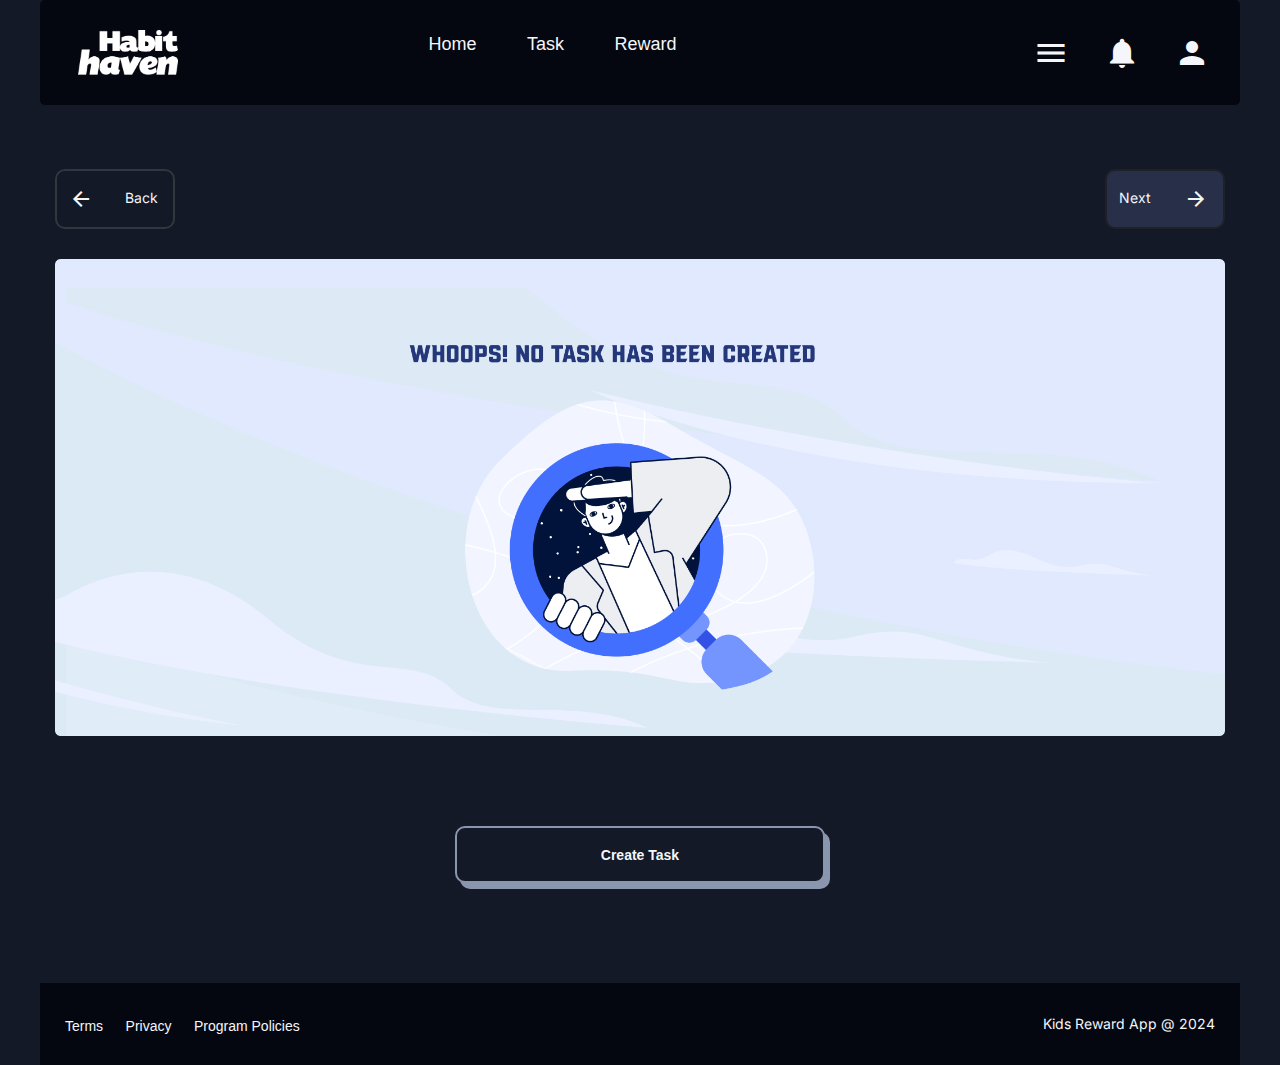
<file: notask.html>
<!DOCTYPE html>
<html class="no-js" lang="en" dir="ltr">
    <head>
        <meta charset="utf-8">
        <meta http-equiv="x-ua-compatible" content="ie=edge">
        <meta name="viewport" content="width=device-width, initial-scale=1.0">
        <title>Kids Reward App</title>
        <link rel="stylesheet" href="styles/foundation.css">
        <link rel="stylesheet" href="styles/app.css">
        <link rel="icon" href="img/favicon_2.png" type="image/x-icon" />
        <!--Google font Inter-->
        <link rel="preconnect" href="https://fonts.googleapis.com">
        <link rel="preconnect" href="https://fonts.gstatic.com" crossorigin>
        <link href="https://fonts.googleapis.com/css2?family=Inter:wght@100..900&display=swap" rel="stylesheet">
        <!--Google icons-->
        <link href="https://fonts.googleapis.com/icon?family=Material+Icons" rel="stylesheet">
    </head>
    <body>
    
       <!--Header for logo, menus here-->
       <header class="grid-container">
            <section class="grid-x header">
                <div class="cell large-2 medium-2 small-2"> <!--Logo-->
                    <a href="#"><img src="img/LogoImg.png" alt="habit haven logo"></a>
                </div> 

                <div class="cell large-6 medium-6 small-2"><!--Primary menu-->
                    <nav aria-label="Primary menu for home, task and reward">
                        <ul>
                          <li><a href="home.html">Home</a></li>
                          <li><a href="#">Task</a></li>
                          <li><a href="noreward.html">Reward</a></li>
                        </ul>
                      </nav>
                </div> 

                <div class="cell large-4 medium-4 small-8 secondaryNav">
                    <nav aria-label="Secondary menu for account, notification and settings">
                        <ul>
                          <a href="#"><i class="material-icons md-36">menu</i></a>
                          <a href="#"><i class="material-icons md-36">notifications</i></a>
                          <a href="#"><i class="material-icons md-36">person</i></a>
                        </ul>
                      </nav>
                </div> <!--secondary menu-->
            </section>
       </header>

        <!--Body-->
        <main>
            <section> <!--Navigation button-->
                <div class="grid-container" id="backNext">
                    <div class="grid-x grid-margin-x">
                        <div class="cell large-6 medium-6 small-6"  ><!--back-->
                            <div id="back">
                                <a href="#"><i class="material-icons md-24">arrow_back</i></a>
                                <a href="#"><p>Back</p></a>
                            </div>
                        </div>

                        <div class="cell large-6 medium-6 small-6"><!--next-->
                            <div id="next" class="grid-x">
                                <a href="#"><p>Next</p></a>
                                <a href="#"><i class="material-icons md-24">arrow_forward</i></a>
                            </div>
                        </div>
                    </div>
                </div>
            </section>

            <div class="grid-container">
                <div class="grid-x"> 
                    <div class="cell large-12 medium-12 small-12" id="marginBottom70">
                        <img src="img/emptystatenotask.png" alt="" aria-hidden="true">
                    </div>

                </div>
            </div>
            

            <!--Add Child Links-->
            <section class="grid-container">
                
                       <!--button-->
                <div id="centerButtonCreateChild" class="grid-x grid-margin-x">
                    <div class="secondaryButton cell large-4 large-offset-4">
                        <a href="addTask.html">Create Task</a>
                    </div>
                </div>
               
            </section>    
        </main>

        <!--Footer-->
        <footer class="grid-container footer">
            <section class="grid-x">
                <nav class="cell large-5 medium-5 small-6">
                    <ul>
                        <li><a href="#">Terms</a></li>
                        <li><a href="#">Privacy</a></li>
                        <li><a href="#">Program Policies</a></li>
                    </ul>
                </nav>

                <div class="cell large-7 medium-7 small-6 footerTrademark">
                    <p>Kids Reward App @ 2024</p>
                </div>
            </section>
        </footer>
        
          
        <script src="js/vendor/jquery.js"></script>
        <script src="js/vendor/what-input.js"></script>
        <script src="js/vendor/foundation.js"></script>
        <script src="js/app.js"></script>
    </body>
</html>
</file>
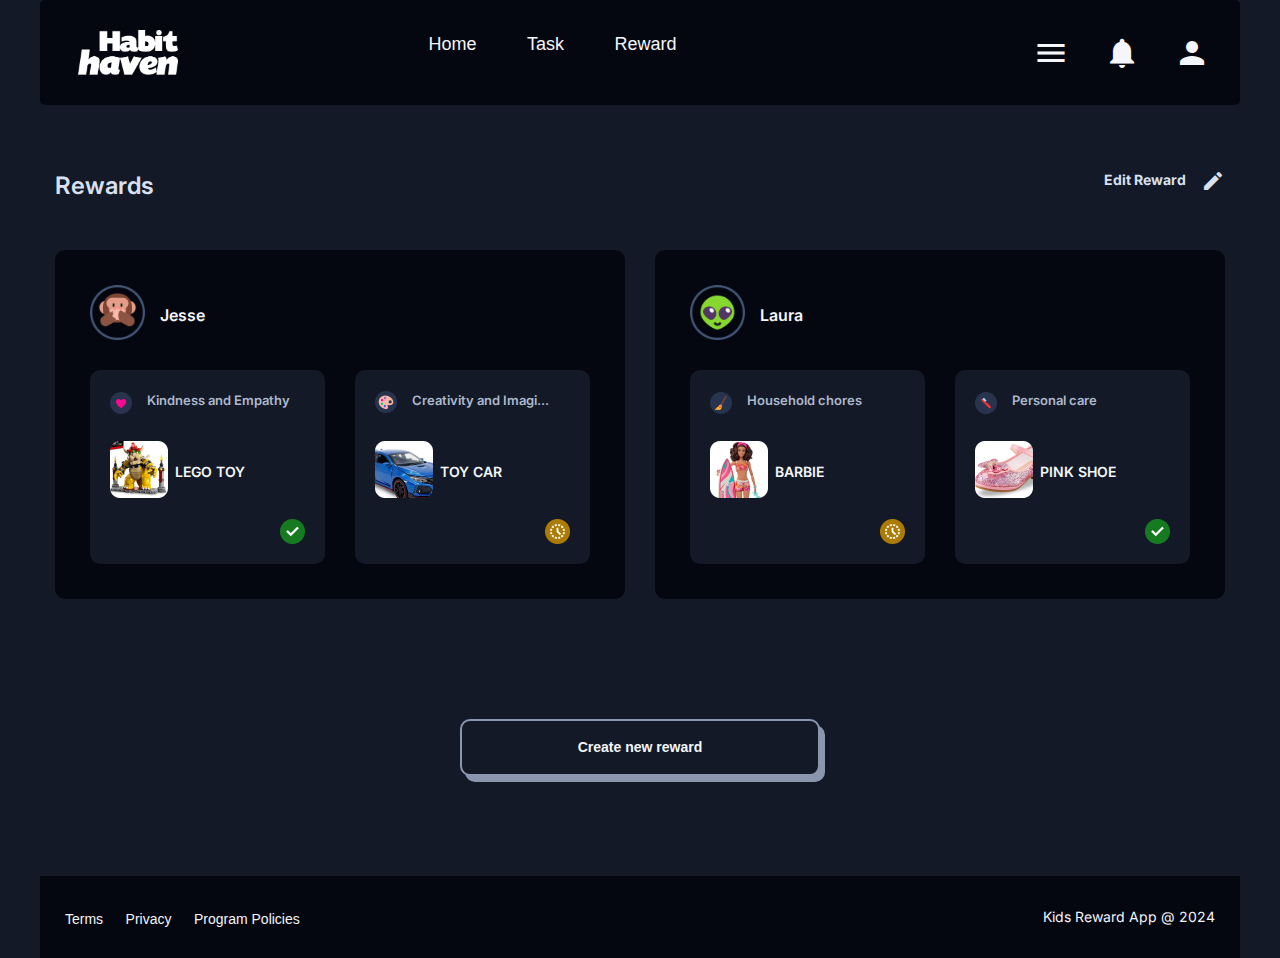
<file: rewards.html>
<!DOCTYPE html>
<html class="no-js" lang="en" dir="ltr">
    <head>
        <meta charset="utf-8">
        <meta http-equiv="x-ua-compatible" content="ie=edge">
        <meta name="viewport" content="width=device-width, initial-scale=1.0">
        <title>Kids Reward App</title>
        <link rel="stylesheet" href="styles/foundation.css">
        <link rel="stylesheet" href="styles/app.css">
        <link rel="icon" href="img/favicon_2.png" type="image/x-icon" />
        <!--Google font Inter-->
        <link rel="preconnect" href="https://fonts.googleapis.com">
        <link rel="preconnect" href="https://fonts.gstatic.com" crossorigin>
        <link href="https://fonts.googleapis.com/css2?family=Inter:wght@100..900&display=swap" rel="stylesheet">
        <!--Google icons-->
        <link href="https://fonts.googleapis.com/icon?family=Material+Icons" rel="stylesheet">
    </head>
    <body>
    
       <!--Header for logo, menus here-->
       <header class="grid-container">
            <section class="grid-x header">

                <div class="cell large-2 medium-2 small-2"> <!--Logo-->
                    <a href="#"><img src="img/LogoImg.png" alt="habit haven logo"></a>
                </div> 

                <div class="cell large-6 medium-6 small-2"><!--Primary menu-->
                    <nav aria-label="Primary menu for home, task and reward">
                        <ul>
                          <li><a href="childCreated.html">Home</a></li>
                          <li><a href="tasks.html">Task</a></li>
                          <li><a href="#">Reward</a></li>
                        </ul>
                      </nav>
                </div> 

                <div class="cell large-4 medium-4 small-8 secondaryNav">
                    <nav aria-label="Secondary menu for account, notification and settings">
                        <ul>
                          <a href="#"><i class="material-icons md-36">menu</menu></i></a>
                          <a href="#"><i class="material-icons md-36">notifications</menu></i></a>
                          <a href="#"><i class="material-icons md-36">person</menu></i></a>
                        </ul>
                      </nav>
                </div> <!--secondary menu-->
            </section>
       </header>

        <!--Body-->
        <main>
        
            <!--Page title and edit button-->
            <section class="grid-container">
                <div id="addChildHeader">
                    <div class="grid-x">
                        <div class="cell large-6 medium-6 small-6">
                            <h1>Rewards</h1>
                        </div>
                        
                        <div class="cell large-6 medium-6 small-6"><!--next-->
                            <div id="createtaskbutton" class="grid-x">
                                <a href="#"><p>Edit Reward</p></a>
                                <a href="#"><i class="material-icons md-24">edit</i></a>
                            </div>
                        </div>
                        
                    </div>
                </div>
               
            </section>


           
           <!--Reward container start-->
            <div class="grid-container">
                <div class="grid-x grid-margin-x rewards">
                    <!--Reward panel 1-->
                    <div class="cell large-6 medium-6 small-6 rewardPanel">
                        <!--Child avatar and name-->
                        <div id="rewardChildHeader">
                            <div><img src="img/monkey.png" alt="" aria-hidden="true"></div>
                            <div id="rewardP"><p>Jesse</p></div>
                        </div>
                        
                        <!--reward gift 1-->
                        <div class="grid-x grid-margin-x">
                            <div class="cell large-6 rewardGift">
                                <div>
                                    <!--Tast Category 1-->
                                    <div id="rewardTaskCategoryIcon">
                                        <img src="img/tiny/love.png" alt="" aria-hidden="true">
                                    </div>
                                    <div id="rewardTaskCategoryText">
                                        <p>Kindness and Empathy</p>
                                    </div>
                                </div>
                                <!--Lego toy-->
                                <div id="legoToy" class="grid-x">
                                    <div id="legoToyImage" class="cell large-4 small-4">
                                        <img src="img/tiny/gift lego.png" alt="" aria-hidden="true">
                                    </div>
                                    <div id="LegoToyText">
                                        <p>LEGO TOY</p>
                                    </div>
                                </div>
                                <!--Status-->
                                <div class="status">
                                    <img src="img/tiny/success.png" alt="" aria-hidden="true">
                                </div>
                            </div>

                            <div class="cell large-6 rewardGift">
                                <div>
                                    <!--Tast Category 1-->
                                    <div id="rewardTaskCategoryIcon">
                                        <img src="img/tiny/creative.png" alt="" aria-hidden="true">
                                    </div>
                                    <div id="rewardTaskCategoryText">
                                        <p>Creativity and Imagi...</p>
                                    </div>
                                </div>
                                <!--Lego toy-->
                                <div id="legoToy" class="grid-x">
                                    <div id="legoToyImage" class="cell large-4 small-4">
                                        <img src="img/tiny/gift car.png" alt="" aria-hidden="true">
                                    </div>
                                    <div id="LegoToyText">
                                        <p>TOY CAR</p>
                                    </div>
                                </div>
                                <!--Status-->
                                <div class="status">
                                    <img src="img/tiny/pending.png" alt="" aria-hidden="true">
                                </div>
                            </div>
                        </div>
                        <!--reward gift 2-->
                    </div> 

                    <!--Reward panel 2-->
                    <div class="cell large-6 medium-6 small-6">
                       
                        <div class="cell large-6 medium-6 small-6 rewardPanel">
                            <!--Child avatar and name-->
                            <div id="rewardChildHeader">
                                <div><img src="img/alien.png" alt="" aria-hidden="true"></div>
                                <div id="rewardP"><p>Laura</p></div>
                            </div>
                            
                            <!--reward gift 1-->
                            <div class="grid-x grid-margin-x">
                                <div class="cell large-6 rewardGift">
                                    <div>
                                        <!--Tast Category 1-->
                                        <div id="rewardTaskCategoryIcon">
                                            <img src="img/tiny/house.png" alt="" aria-hidden="true">
                                        </div>
                                        <div id="rewardTaskCategoryText">
                                            <p>Household chores</p>
                                        </div>
                                    </div>
                                    <!--Lego toy-->
                                    <div id="legoToy" class="grid-x">
                                        <div id="legoToyImage" class="cell large-4 small-4">
                                            <img src="img/tiny/barbie.png" alt="" aria-hidden="true">
                                        </div>
                                        <div id="LegoToyText">
                                            <p>BARBIE</p>
                                        </div>
                                    </div>
                                    <!--Status-->
                                    <div class="status">
                                        <img src="img/tiny/pending.png" alt="" aria-hidden="true">
                                    </div>
                                </div>
    
                                <div class="cell large-6 rewardGift">
                                    <div>
                                        <!--Tast Category 1-->
                                        <div id="rewardTaskCategoryIcon">
                                            <img src="img/tiny/personal.png" alt="" aria-hidden="true">
                                        </div>
                                        <div id="rewardTaskCategoryText">
                                            <p>Personal care</p>
                                        </div>
                                    </div>
                                    <!--Lego toy-->
                                    <div id="legoToy" class="grid-x">
                                        <div id="legoToyImage" class="cell large-4 small-4">
                                            <img src="img/tiny/shoe.png" alt="" aria-hidden="true">
                                        </div>
                                        <div id="LegoToyText">
                                            <p>PINK SHOE</p>
                                        </div>
                                    </div>
                                    
                                    <!--Status-->
                                    <div class="status">
                                        <img src="img/tiny/success.png" alt="" aria-hidden="true">
                                    </div>
                                </div>
                            </div>
                            <!--reward gift 2-->
                        </div> 
                </div>
            </div>
           <!--Reward container end-->

           <form>
                <!--button-->
                <div class="grid-container" id="marginBottom">
                    <div class="grid-x grid-margin-x">
                        <div class="secondaryButton cell large-4 medium-8 small-12 large-offset-4">
                            <a href="createReward.html">Create new reward</a>
                        </div>
                    </div>
                </div>
           </form>

        </main>

        <!--Footer-->
        <footer class="grid-container footer">
            <section class="grid-x">
                <nav class="cell large-5 medium-5 small-6">
                    <ul>
                        <li><a href="#">Terms</a></li>
                        <li><a href="#">Privacy</a></li>
                        <li><a href="#">Program Policies</a></li>
                    </ul>
                </nav>

                <div class="cell large-7 medium-7 small-6 footerTrademark">
                    <p>Kids Reward App @ 2024</p>
                </div>
            </section>
        </footer>
        
          
        <script src="js/vendor/jquery.js"></script>
        <script src="js/vendor/what-input.js"></script>
        <script src="js/vendor/foundation.js"></script>
        <script src="js/app.js"></script>
    </body>
</html>
</file>
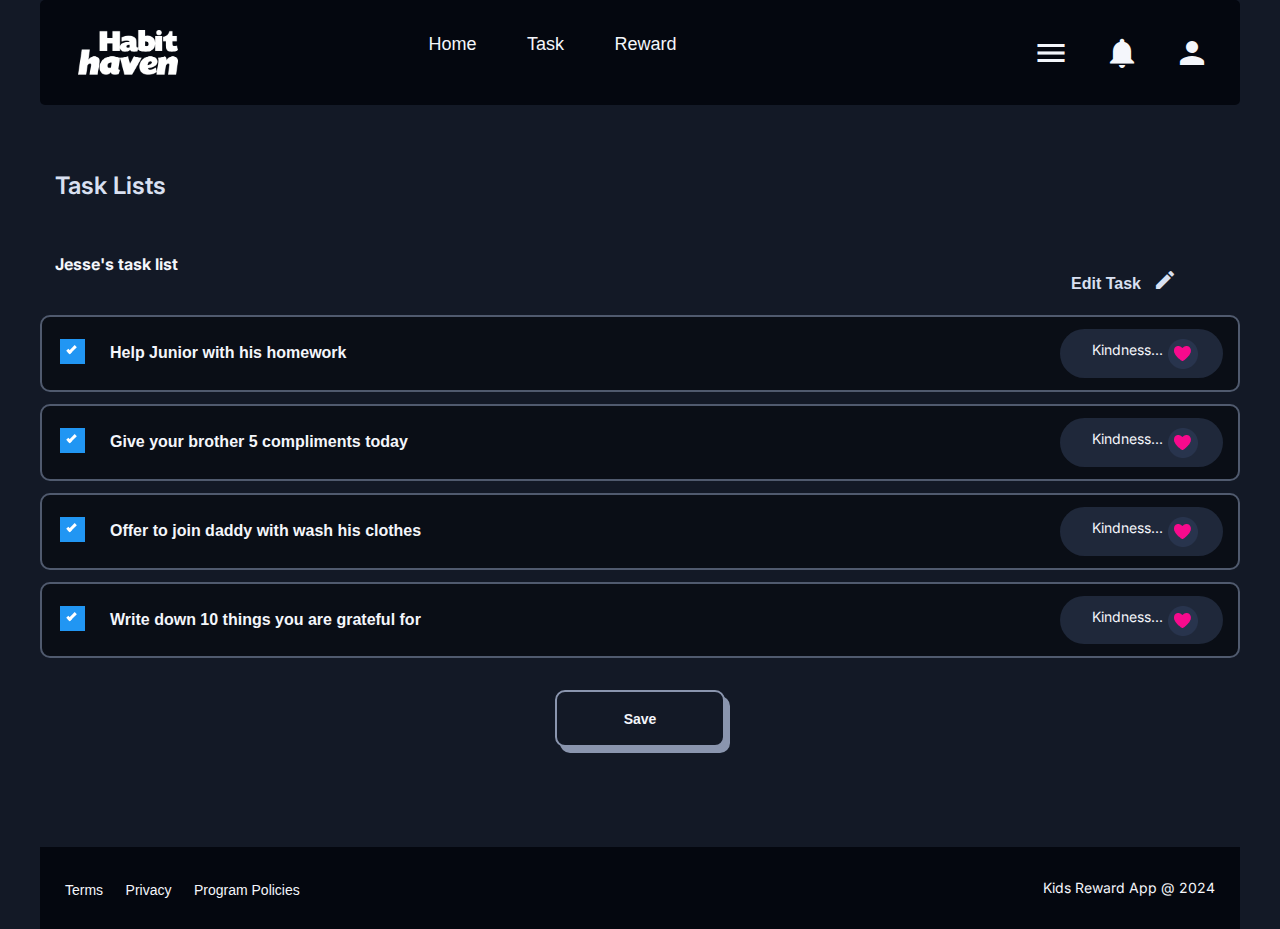
<file: taskList.html>
<!DOCTYPE html>
<html class="no-js" lang="en" dir="ltr">
    <head>
        <meta charset="utf-8">
        <meta http-equiv="x-ua-compatible" content="ie=edge">
        <meta name="viewport" content="width=device-width, initial-scale=1.0">
        <title>Kids Reward App</title>
        <link rel="stylesheet" href="styles/foundation.css">
        <link rel="stylesheet" href="styles/app.css">
        <link rel="icon" href="img/favicon_2.png" type="image/x-icon" />
        <!--Google font Inter-->
        <link rel="preconnect" href="https://fonts.googleapis.com">
        <link rel="preconnect" href="https://fonts.gstatic.com" crossorigin>
        <link href="https://fonts.googleapis.com/css2?family=Inter:wght@100..900&display=swap" rel="stylesheet">
        <!--Google icons-->
        <link href="https://fonts.googleapis.com/icon?family=Material+Icons" rel="stylesheet">
    </head>
    <body>
    
       <!--Header for logo, menus here-->
       <header class="grid-container">
            <section class="grid-x header">

                <div class="cell large-2 medium-2 small-2"> <!--Logo-->
                    <a href="#"><img src="img/LogoImg.png" alt="habit haven logo"></a>
                </div> 

                <div class="cell large-6 medium-6 small-2"><!--Primary menu-->
                    <nav aria-label="Primary menu for home, task and reward">
                        <ul>
                          <li><a href="#">Home</a></li>
                          <li><a href="#">Task</a></li>
                          <li><a href="#">Reward</a></li>
                        </ul>
                      </nav>
                </div> 

                <div class="cell large-4 medium-4 small-8 secondaryNav">
                    <nav aria-label="Secondary menu for account, notification and settings">
                        <ul>
                          <a href="#"><i class="material-icons md-36">menu</menu></i></a>
                          <a href="#"><i class="material-icons md-36">notifications</menu></i></a>
                          <a href="#"><i class="material-icons md-36">person</menu></i></a>
                        </ul>
                      </nav>
                </div> <!--secondary menu-->
            </section>
       </header>

        <!--Body-->
        <main>
            <section class="grid-container">
                <div id="addChildHeader">
                    <h1>Task Lists</h1>
                </div>
            </section>

           <form>
                <!--Task List checkboxes-->
                <div class="grid-container" id="marginTop">

                    <div class="grid-x grid-margin-x">
                        <div class="cell large-10 medium-9 small-8" id="taskcreatedlist">
                            <p>Jesse's task list</p>
                        </div>
                        <div class="cell large-2 medium-3 small-4" id="editButton">
                            <a href="#">Edit Task</a>
                            <a href="#"><i class="material-icons md-24">edit</i></a>
                        </div>
                    </div>

                    <div class="grid-x grid-margin-x containerCheckbox">
                       <div class="cell large-10 medium-9 small-8">
                            <label class="">Help Junior with his homework
                                <input type="checkbox" checked="checked">
                                <span class="checkmark"></span>
                            </label>
                        </div>
                            
                        <div class="tag cell large-2 medium-3 small-4">
                            <p>Kindness...</p>
                            <img src="img/Iconsmall1.png" alt="">
                        </div>
                    </div>

                    <div class="grid-x grid-margin-x containerCheckbox">
                        <div class="cell large-10 medium-9 small-8">
                             <label class="">Give your brother 5 compliments today
                                 <input type="checkbox" checked="checked">
                                 <span class="checkmark"></span>
                             </label>
                         </div>
                             
                         <div class="tag cell large-2 medium-3 small-4">
                             <p>Kindness...</p>
                             <img src="img/Iconsmall1.png" alt="">
                         </div>
                     </div>

                     <div class="grid-x grid-margin-x containerCheckbox">
                        <div class="cell large-10 medium-9 small-8">
                             <label class="">Offer to join daddy with wash his clothes
                                 <input type="checkbox" checked="checked">
                                 <span class="checkmark"></span>
                             </label>
                         </div>
                             
                         <div class="tag cell large-2 medium-3 small-4">
                             <p>Kindness...</p>
                             <img src="img/Iconsmall1.png" alt="">
                         </div>
                     </div>

                     <div class="grid-x grid-margin-x containerCheckbox">
                        <div class="cell large-10 medium-9 small-8">
                             <label class="">Write down 10 things you are grateful for
                                 <input type="checkbox" checked="checked">
                                 <span class="checkmark"></span>
                             </label>
                         </div>
                             
                         <div class="tag cell large-2 medium-3 small-4">
                             <p>Kindness...</p>
                             <img src="img/Iconsmall1.png" alt="">
                         </div>
                     </div>
                </div>

                <!--button-->
                <!--<section>
                    <div id="centerButtonCreateChild" class="grid-x">
                        <div class="secondaryButton cell large-1 medium-3 small-3">
                            <a href="addChild.html">Save</a>
                        </div>
                    </div>
                </section>-->

                <!--button-->
                <div class="grid-container" id="marginBottom">
                    <div class="grid-x grid-margin-x">
                        <div class="secondaryButton cell large-2 medium-3 small-3 large-offset-5">
                            <a href="addChild.html">Save</a>
                        </div>
                    </div>
                </div>
           </form>
        </main>

        <!--Footer-->
        <footer class="grid-container footer">
            <section class="grid-x">
                <nav class="cell large-5 medium-5 small-6">
                    <ul>
                        <li><a href="#">Terms</a></li>
                        <li><a href="#">Privacy</a></li>
                        <li><a href="#">Program Policies</a></li>
                    </ul>
                </nav>

                <div class="cell large-7 medium-7 small-6 footerTrademark">
                    <p>Kids Reward App @ 2024</p>
                </div>
            </section>
        </footer>
        
          
        <script src="js/vendor/jquery.js"></script>
        <script src="js/vendor/what-input.js"></script>
        <script src="js/vendor/foundation.js"></script>
        <script src="js/app.js"></script>
    </body>
</html>
</file>
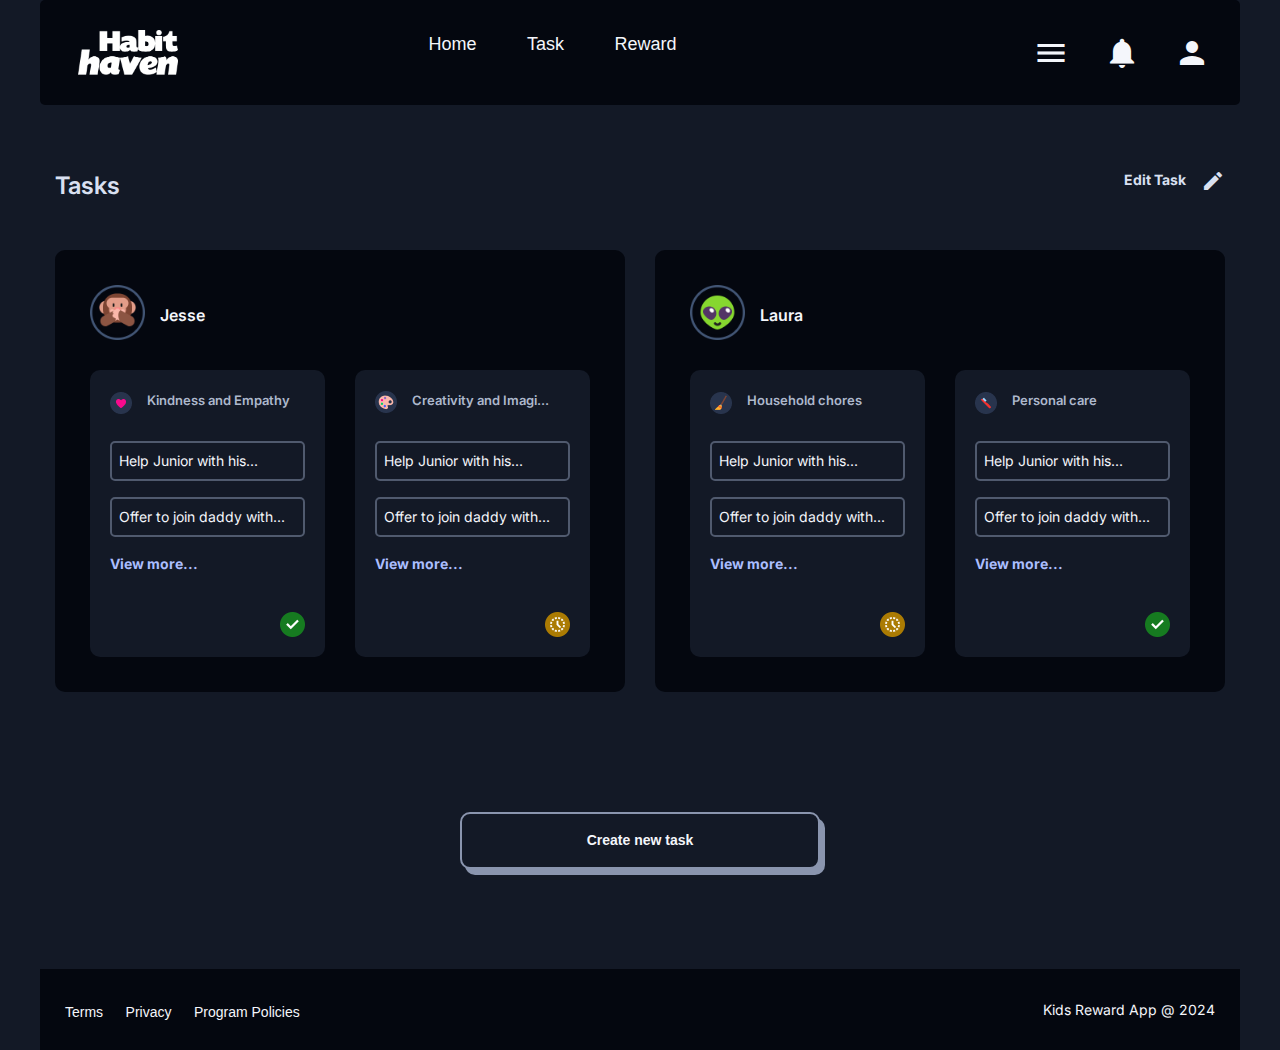
<file: tasks.html>
<!DOCTYPE html>
<html class="no-js" lang="en" dir="ltr">
    <head>
        <meta charset="utf-8">
        <meta http-equiv="x-ua-compatible" content="ie=edge">
        <meta name="viewport" content="width=device-width, initial-scale=1.0">
        <title>Kids Reward App</title>
        <link rel="stylesheet" href="styles/foundation.css">
        <link rel="stylesheet" href="styles/app.css">
        <link rel="icon" href="img/favicon_2.png" type="image/x-icon" />
        <!--Google font Inter-->
        <link rel="preconnect" href="https://fonts.googleapis.com">
        <link rel="preconnect" href="https://fonts.gstatic.com" crossorigin>
        <link href="https://fonts.googleapis.com/css2?family=Inter:wght@100..900&display=swap" rel="stylesheet">
        <!--Google icons-->
        <link href="https://fonts.googleapis.com/icon?family=Material+Icons" rel="stylesheet">
    </head>
    <body>
    
       <!--Header for logo, menus here-->
       <header class="grid-container">
            <section class="grid-x header">

                <div class="cell large-2 medium-2 small-2"> <!--Logo-->
                    <a href="#"><img src="img/LogoImg.png" alt="habit haven logo"></a>
                </div> 

                <div class="cell large-6 medium-6 small-2"><!--Primary menu-->
                    <nav aria-label="Primary menu for home, task and reward">
                        <ul>
                          <li><a href="childCreated.html">Home</a></li>
                          <li><a href="#">Task</a></li>
                          <li><a href="rewards.html">Reward</a></li>
                        </ul>
                      </nav>
                </div> 

                <!--secondary menu-->
                <div class="cell large-4 medium-4 small-8 secondaryNav">
                    <nav aria-label="Secondary menu for account, notification and settings">
                        <ul>
                          <a href="#"><i class="material-icons md-36">menu</menu></i></a>
                          <a href="#"><i class="material-icons md-36">notifications</menu></i></a>
                          <a href="#"><i class="material-icons md-36">person</menu></i></a>
                        </ul>
                      </nav>
                </div> 
            </section>
       </header>

        <!--Body-->
        <main>
            <!--Page title and edit button-->
            <section class="grid-container">
                <div id="addChildHeader">
                    <div class="grid-x">
                        <div class="cell large-6 medium-6 small-6">
                            <h1>Tasks</h1>
                        </div>
                        
                        <div class="cell large-6 medium-6 small-6"><!--next-->
                            <div id="createtaskbutton" class="grid-x">
                                <a href="#"><p>Edit Task</p></a>
                                <a href="#"><i class="material-icons md-24">edit</i></a>
                            </div>
                        </div>
                        
                    </div>
                </div>
            </section>


           
            <!--Reward container start-->
            <div class="grid-container">
                <div class="grid-x grid-margin-x rewards">
                    <!--Reward panel 1-->
                    <div class="cell large-6 medium-6 small-6 rewardPanel">
                        <!--Child avatar and name-->
                        <div id="rewardChildHeader">
                            <div><img src="img/monkey.png" alt="" aria-hidden="true"></div>
                            <div id="rewardP"><p>Jesse</p></div>
                        </div>
                        
                        <!--reward gift 1-->
                        <div class="grid-x grid-margin-x">
                            <div class="cell large-6 rewardGift">
                                <div>
                                    <!--Tast Category 1-->
                                    <div id="rewardTaskCategoryIcon">
                                        <img src="img/tiny/love.png" alt="" aria-hidden="true">
                                    </div>
                                    <div id="rewardTaskCategoryText">
                                        <p>Kindness and Empathy</p>
                                    </div>
                                </div>
                                <!--Lego toy-->
                                <div id="legoToy" class="grid-x">
                                    <div id="legoToyImage" class="cell large-12 medium-12 small-12">
                                        <p>Help Junior with his...</p>
                                    </div>
                                    <div id="legoToyImage" class="cell large-12 medium-12 small-12">
                                        <p>Offer to join daddy with...</p>
                                    </div>

                                     <!--View more button-->
                                    <div id="taskPg">
                                        <a href="taskList.html"><p>View more...</p></a>
                                    </div>
                                </div>
                                <!--Status-->
                                <div class="status">
                                    <img src="img/tiny/success.png" alt="" aria-hidden="true">
                                </div>
                            </div>

                            <div class="cell large-6 rewardGift">
                                <div>
                                    <!--Tast Category 1-->
                                    <div id="rewardTaskCategoryIcon">
                                        <img src="img/tiny/creative.png" alt="" aria-hidden="true">
                                    </div>
                                    <div id="rewardTaskCategoryText">
                                        <p>Creativity and Imagi...</p>
                                    </div>
                                </div>
                                <!--Task lists-->
                                <div id="legoToy" class="grid-x">
                                    <div id="legoToyImage" class="cell large-12 medium-12 small-12">
                                        <p>Help Junior with his...</p>
                                    </div>
                                    <div id="legoToyImage" class="cell large-12 medium-12 small-12">
                                        <p>Offer to join daddy with...</p>
                                    </div>

                                     <!--View more button-->
                                    <div id="taskPg">
                                        <a href="#"><p>View more...</p></a>
                                    </div>
                                </div>
                                <!--Status-->
                                <div class="status">
                                    <img src="img/tiny/pending.png" alt="" aria-hidden="true">
                                </div>
                            </div>
                        </div>
                        <!--reward gift 2-->
                    </div> 

                    <!--Reward panel 2-->
                    <div class="cell large-6 medium-6 small-6">
                       
                        <div class="cell large-6 medium-6 small-6 rewardPanel">
                            <!--Child avatar and name-->
                            <div id="rewardChildHeader">
                                <div><img src="img/alien.png" alt="" aria-hidden="true"></div>
                                <div id="rewardP"><p>Laura</p></div>
                            </div>
                            
                            <!--reward gift 1-->
                            <div class="grid-x grid-margin-x">
                                <div class="cell large-6 rewardGift">
                                    <div>
                                        <!--Tast Category 1-->
                                        <div id="rewardTaskCategoryIcon">
                                            <img src="img/tiny/house.png" alt="" aria-hidden="true">
                                        </div>
                                        <div id="rewardTaskCategoryText">
                                            <p>Household chores</p>
                                        </div>
                                    </div>
                                    <!--Lego toy-->
                                    <div id="legoToy" class="grid-x">
                                        <div id="legoToyImage" class="cell large-12 medium-12 small-12">
                                            <p>Help Junior with his...</p>
                                        </div>
                                        <div id="legoToyImage" class="cell large-12 medium-12 small-12">
                                            <p>Offer to join daddy with...</p>
                                        </div>
    
                                         <!--View more button-->
                                        <div id="taskPg">
                                            <a href="#"><p>View more...</p></a>
                                        </div>
                                    </div>
                                    <!--Status-->
                                    <div class="status">
                                        <img src="img/tiny/pending.png" alt="" aria-hidden="true">
                                    </div>
                                </div>
    
                                <div class="cell large-6 rewardGift">
                                    <div>
                                        <!--Tast Category 1-->
                                        <div id="rewardTaskCategoryIcon">
                                            <img src="img/tiny/personal.png" alt="" aria-hidden="true">
                                        </div>
                                        <div id="rewardTaskCategoryText">
                                            <p>Personal care</p>
                                        </div>
                                    </div>
                                    <!--Lego toy-->
                                    <div id="legoToy" class="grid-x">
                                        <div id="legoToyImage" class="cell large-12 medium-12 small-12">
                                            <p>Help Junior with his...</p>
                                        </div>
                                        <div id="legoToyImage" class="cell large-12 medium-12 small-12">
                                            <p>Offer to join daddy with...</p>
                                        </div>
    
                                         <!--View more button-->
                                        <div id="taskPg">
                                            <a href="#"><p>View more...</p></a>
                                        </div>
                                    </div>
                                    <!--Status-->
                                    <div class="status">
                                        <img src="img/tiny/success.png" alt="" aria-hidden="true">
                                    </div>
                                </div>
                            </div>
                            <!--reward gift 2-->
                    </div> 
                </div>
            </div>
           <!--Reward container end-->

           <form>
                <!--button-->
                <div class="grid-container" id="marginBottom">
                    <div class="grid-x grid-margin-x">
                        <div class="secondaryButton cell large-4 medium-8 small-12 large-offset-4">
                            <a href="addTask.html">Create new task</a>
                        </div>
                    </div>
                </div>
           </form>
        </main>

        <!--Footer-->
        <footer class="grid-container footer">
            <section class="grid-x">
                <nav class="cell large-5 medium-5 small-6">
                    <ul>
                        <li><a href="#">Terms</a></li>
                        <li><a href="#">Privacy</a></li>
                        <li><a href="#">Program Policies</a></li>
                    </ul>
                </nav>

                <div class="cell large-7 medium-7 small-6 footerTrademark">
                    <p>Kids Reward App @ 2024</p>
                </div>
            </section>
        </footer>
        
          
        <script src="js/vendor/jquery.js"></script>
        <script src="js/vendor/what-input.js"></script>
        <script src="js/vendor/foundation.js"></script>
        <script src="js/app.js"></script>
    </body>
</html>
</file>
<file: styles/app.css>
/* This justifies content in a div to the center 

    display: flex;
    justify-content: center;
    align-items: center;
*/


/* Embedding google icons styling */
@font-face {
    font-family: 'Material Icons';
    font-style: normal;
    font-weight: 400;
    src: url(https://example.com/MaterialIcons-Regular.eot); /* For IE6-8 */
    src: local('Material Icons'),
      local('MaterialIcons-Regular'),
      url(https://example.com/MaterialIcons-Regular.woff2) format('woff2'),
      url(https://example.com/MaterialIcons-Regular.woff) format('woff'),
      url(https://example.com/MaterialIcons-Regular.ttf) format('truetype');
}


/* ------------ HTML selector starts here ----------- */

html{
    scroll-behavior: smooth;
} 

body{
    background-color: #131926;
}

h1{
    font-family: "Inter", sans-serif;
    font-optical-sizing: auto;
    font-weight: 600;
    font-style: normal;
    font-size: 25px;
    color: #d9e0f1;
}

p{
    font-family: "Inter", sans-serif;
    font-optical-sizing: auto;
    font-weight: 400;
    font-size: 14px;
    font-style: normal;
    font-variation-settings:
    "slnt" 0;
    color: #F4F6FB;
}

label{
    font-size: 16px;
    color: #F4F6FB;
    font-weight: 600;
    margin: 10px 0px 10px 0px;
}

/* Input styling text start */
input[type="text"]{ 
    border-radius: 10px;
    border: 2px solid #505A6E;
    background: #0a0e16;
    padding: 28px 24px;
    color: #F4F6F2;
} 
input[type=text]:focus {
    border: 3px solid #e1e1ff46;
    background: #20293c;
}
input[type="text"]::placeholder{
    color:#ADB8CC;
}
/* Input styling text end */


/* Input styling email start */
input[type="email"]{ 
    border-radius: 10px;
    border: 2px solid #505A6E;
    background: #0a0e16;
    padding: 28px 24px;
    color: #F4F6F2;
  }
input[type=email]:focus {
    border: 3px solid #e1e1ff46;
    background: #20293c;
  }
input[type="email"]::placeholder{
    color:#ADB8CC;
  }
/* Input styling email ends */


/* Input styling password start */
input[type="password"]{ 
    border-radius:  10px;
    border: 2px solid #505A6E;
    background: #0a0e16;
    padding: 28px 24px;
  } 
input[type=password]:focus {
    border: 3px solid #e1e1ff46;
    background: #20293c;
  }
input[type="password"]::placeholder{
    color:#ADB8CC;
  }
/* Input styling password end */

.select{
    border-radius:  10px;
    border: 2px solid #505A6E;
    background-color: #0a0e16;
    padding: 28px 24px;
    color: #F4F6FB;
    cursor: pointer;
    height: 66px;

    /*Removing the default styling
    appearance: none;
    -webkit-appearance: none;
    -moz-appearance: none;
    */
    
}
.select:focus,
.select:hover{
    outline: none;
    border: 3px solid #e1e1ff46;
    background-color: #20293c;
}

/* Header starts */

header{
    background-color: #04070F;
    border-radius: 5px;
}


  
nav ul{
    list-style-type: none;
    padding:0;
    text-align: center;
}
  
nav li{ /* for the menu link */
    display: inline;
    padding: 15px;
    margin-bottom: 10px;
  }
  
nav li a{
    padding: 10px 8px;
    text-decoration: none;
    color: #F4F6FB;
    border-radius: 2px;
    font-size: 18px;
  }
  
nav li a:hover{
    background-color: #3C5B8D;
    color: #F4F6FB;
  }

nav li a:active{
    color: rgb(133, 176, 255);
    font-weight: 700;
}

#navActive{
    background-color: #3C5B8D;
    color: #F4F6FB;
  }

/* Header ends */


/* ------------ HTML ends starts here ----------- */

#loginSignUp{
margin-top: 10px;
}
#loginSignUp a{
  font-weight: 600;
  color: #65adfb;
  
}

#formHeading{
    padding-top: 150px;
    width: 500px;
    margin-right: 80px;
 }

#mainRight{
    padding-top: 20px;
 }

#logo{
    margin-bottom: 30px;  
 }

#logo img{
    width: 100px;
    height: auto;
 }
 
#signUp{
   margin-bottom: 40px;
 }
#signUp p{
    font-size: 16px;
    color: #ADB8CC;
 }


 /* Primary Button styling start */
 .button{
    border-radius: 10px;
    border: 2px solid #02218D;
    background-color:#1448FF;
    box-shadow: 5px 6px 0px 0px #02218D;
    
    margin-top: 20px;
 }

.button a{
    font-size: 14px;
    font-style: normal;
    font-weight: 700;
    line-height: 30px; /* 214.286% */
    color:#F4F6FB;
 }

.button:active {
    background-color: #1448FF;
    box-shadow: 0 5px #02218D;
    transform: translateY(4px);
  }

.button:hover{
    background-color: #3361FF;
  }
  /* Primary Button styling end */


   /* Secondary Button styling start */
 .secondaryButton{
    border-radius: 10px;
    border: 2px solid #8A95AE;
    background-color:#131926;
    box-shadow: 5px 6px 0px 0px #8A95AE;
    padding: 0.85em 1em;
    text-align: center;
    margin-top: 20px;
    height: 57px;
    display: flex;
    justify-content: center;
    align-items: center;
 }

.secondaryButton a{
    font-size: 14px;
    font-style: normal;
    font-weight: 700;
    line-height: 30px; /* 214.286% */
    color:#F4F6FB;
 }

 .secondaryButton i{
    margin-right: 10px;
 }

.secondaryButton:active {
    background-color: #131926;
    box-shadow: 0 5px #8A95AE;
    transform: translateY(4px);
  }

.secondaryButton:hover{
    background-color: #1F283A;
  }
  /* Primary Button styling end */


   /* header styling starts */
.header{
    padding-top:30px;
    padding-bottom: 10px;
    margin-bottom: 64px;

  }
.header img{
    width: 100px;;
    margin-left: 23px;
  }

  .secondaryNav{
    
  }
.secondaryNav nav{
    margin-left: 31px;
    float: right;
  }
    
.secondaryNav nav ul{
      list-style-type: none;
      padding:0;
      text-align: center;
    }
    
.secondaryNav ul a{ /* for the menu link */
      display: inline;
      padding: 15px;
      margin-bottom: 10px;
    }
    
.secondaryNav nav a{
      padding: 10px;
      text-decoration: none;
      border-radius: 2px;
    }

.secondaryNav nav i{
        color:#F4F6FB;
        padding:5px;
        border-radius: 100%;

    }

.secondaryNav nav i:hover{
        background-color: #3C5B8D;
        color: #F4F6FB;
    }

       /* header styling ends */

.panel{
        border-radius: 5px;
        border: 4px solid #141F37;
        background-color:#04070F;
        padding:24px 34px;
        margin-bottom: 60px;
    }

.panelMessageHeading p{
        font-size: 16px;
        font-style: normal;
        font-weight: 600;
        line-height: 30px; /* 187.5% */
        color: #ADB8CC;
    }
.panelMessageTextWarp{
        font-size: 14px;
        font-style: normal;
        font-weight: 600;
        line-height: 30px; /* 187.5% */
        color: #F4F6FB;
    }

.panelMessageIcon{
        float: left;
    }

.panelMessageIcon img{
        width: 30px;
        height: auto;
    }

#panelMessage{
        margin-left: 50px;
        
}
 
#addChildHeader{
    margin-bottom: 40px;
}
#addChildHeader h1{
    font-size: 24px;
}
.addChild{
        margin-bottom: 260px;
}
.addChild img{
        width: 140px;
        height: auto;
}

.footer{
        padding-top:30px;
        padding-bottom: 10px;
        background-color: #04070F;
}
.footer nav ul{
    text-align: left;
}
.footer nav li{
    padding: 1px;
}
.footer li{
    padding-right: 15px;
}
.footer ul{
    margin-left: 1px;
}
.footer nav ul li a{
        font-size: 14px;
}
.footerTrademark{
        padding-right: 10px;
}
.footerTrademark p{
        float:right;
}

/**Tertiary navigation: back and next**/

#back{
    border-radius: 10px;
    border: 2px solid #31363f;
    padding: 16px 15px 9px 12px;
    width: 120px;  
}
#back a i{
  color: #F4F6F2;
}

#back p{
  float: right;
  margin-bottom: 0rem;
}
#back:hover{
  background-color: #192139;
}

#next{
  border-radius: 10px;
    border: 2px solid #1e2127;
    padding: 16px 15px 9px 12px; 
    width: 120px; 
    float: right;
    background-color: #272f49;
    
}
#next a i{
  color: #F4F6F2;
}

#next p{
  float: right;
  margin-bottom: 0rem;
  margin-right: 33px;
}

#next:hover{
  background-color: #344d89;
}
#backNext{
  margin-bottom: 30px;
}


#createtaskbutton{
  border-radius: 10px;
  float: right;
    
}
#createtaskbutton i{
  color: #d9e0f1;
}

#createtaskbutton p{
  float: right;
  margin-bottom: 0rem;
  margin-right: 15px;
  color: #d9e0f1;
  font-weight: 700;
}
#createtaskbutton p:hover{
  color: #007bff;
}

#createtaskbutton:hover{
  
}




/** Styling the "choose avatar" section starts **/

.uploadFile{
    
}
.uploadFile img{
    width: 70px;
    height: auto;  
}
.uploadFile img:hover{
    border: 3px solid #1448FF;
    border-radius: 100px;
    padding: 10px; 
} 

.uploadFile p{
    font-size: 16px;
    color: #F4F6FB;
    font-weight: 600;
    margin-bottom: 10px;  
}

  
 .custom-radio{
    
 }
 .custom-radio img{ /** Custome radio styling **/
    width: 70px;
    height: auto; 
 }
 .custom-radio img:hover{
    border: 3px solid #1448FF;
    border-radius: 100px;
    padding: 10px;
 }
 .custom-radio:checked{
   border: 3px solid #1448FF;
    border-radius: 100px;
    padding: 10px;
 }

 /*input[type="radio"]:checked .custom-radio{
    border: 2px solid #007bff;
    border: 3px solid #007bff;
    border-radius: 15px;
    padding: 30px;
  }*/


 #uploadPush{
    margin-top: 32px;;
 }

/** Styling the "choose avatar" section ends **/


#centerButtonCreateChild{
    margin-bottom: 100px;

}
.formButtom{
  margin-bottom: 60px;
}

#childCreated{
    background-color: #04070F;
    width: 200px;
    padding-left: 47px;
    padding: 20px 47px 10px 47px;
    border-radius: 10px;
}

#childCreated:hover{
    border: 3px solid #1448FF;
}


#childCreated img{
    width: 105px;
}
#childCreatedName{
    margin-top: 10px;
    
}
#childCreatedName p{
    font-size: 16px;
    font-weight: 700;
    text-align: center;
}

#emptyProgressBar{
    background-color: #314973;
    border-radius:50px;
    height: 34px;
   
}
#emptyProgressBar p{
    text-align: center;
    font-weight: 700;
    
}
#emptyProgressBar img{
    width: 36px;
    height: auto;   
    float: right; 
}

.radio-group {
    display: flex; /* Arrange options horizontally */
    gap: 20px; /* Adjust spacing as needed */
  }
  
  input[type="radio"] {
    opacity: 0; /* Hide original radio buttons */
  }
  
  label {
    display: flex; /* Align image and text vertically */
    align-items: center;
    cursor: pointer; /* Indicate interactivity */
  }
  
  label img {
    /* margin-right: 10px; Adjust spacing as needed */
  }
  
  /* Style for selected option (adjust as desired) */
  input[type="radio"]:checked + label{
    border: 2px solid #007bff;
    border: 3px solid #007bff;
    border-radius: 15px;
    padding: 15px;
  }

 #taskCategory{
    background-color: #04070F;
    display: flex;
    justify-content: center;
    align-items: center;
    padding-top: 12px;
    padding-bottom: 19px;
    border-radius: 10px;
    border: 4px solid #141F37;
 } 
 #taskCategory img{
    width: 80px;
    margin-bottom: 18px;
 }
 #taskCategory img p{
    margin: 0 auto;
 }
 #taskCategory p{
    text-align: center;
    margin-bottom: 0;
 }

 #addTaskHeaderIcon{
    width: 50px;
    height: 50px;
    border: 2px solid #4E607C;
    border-radius: 100px;
    float: right;
 }
 #addTaskHeaderIcon i{
    color: #F70A8D;
    display: flex;
    justify-content: center;
    align-items: center;
    padding-top: 11px;
 }                                   

#addTask{

}
#addTask p{
    /*padding-top: 14px;*/
    font-size: 16px;
    color: #F4F6FB;
    font-weight: 600;
}

#addTaskForm{
    background-color: #04070F;
    padding: 30px 50px;
    border-radius: 5px;
}


/* Embedding google icons class */
.material-icons.md-36 { 
    font-size: 36px; 
}

.material-icons {
    font-family: 'Material Icons';
    font-weight: normal;
    font-style: normal;
    /*font-size: 24px;  /* Preferred icon size */
    display: inline-block;
    line-height: 1;
    text-transform: none;
    letter-spacing: normal;
    word-wrap: normal;
    white-space: nowrap;
    direction: ltr;
  
    /* Support for all WebKit browsers. */
    -webkit-font-smoothing: antialiased;
    /* Support for Safari and Chrome. */
    text-rendering: optimizeLegibility;
  
    /* Support for Firefox. */
    -moz-osx-font-smoothing: grayscale;
  
    /* Support for IE. */
    font-feature-settings: 'liga';
  }


  .radio-wrapper {
    display: inline-block;
    margin: 5px;
    cursor: pointer;
  }
  
  .radio-image {
    width: 70px; /* Adjust width as needed */
    height: 70px; /* Adjust height as needed */
  }

  label {
    text-align: center;
  }

  .radio-image label img{
    margin-right: 0px;
  }
  
  .check-mark {
    display: none;
    width: 20px;
    height: 20px;
    border: 2px solid #ccc;
    border-radius: 50%;
    margin-left: 5px;
  }
  
  /* Hide the actual radio button */
  input[type="radio"] {
    display: none;
  }
  
  /* Show the checkmark when selected */
  input[type="radio"]:checked + .check-mark {
    display: block;
    background-color: #007bff;
  }

  .buttonMarginTopBottom{
    margin-top: 70px;
    margin-bottom: 70px;
  }


#fileuploadmargin{
    margin-bottom: 10px;
}
#fileuploadmargin img{
    margin-left: 20px;
}
#fileuploadmargin label{
  margin: 0px;
}

/* Search dropdown */ 

#tasksList {
  
}

#tasksList {
  content: "";
  display: inline-block;
  width: 20px;
  height: 20px;
  margin-right: 5px;
  background-size: cover;
}

#houseChores{
  
}

/* Customize the label (the container) */
.containerCheckbox {
  
  position: relative;
  padding-left: 35px;
  margin-bottom: 12px;
  cursor: pointer;
  -webkit-user-select: none;
  -moz-user-select: none;
  -ms-user-select: none;
  user-select: none;
  border-radius: 10px;
  border: 2px solid #505A6E;
  background: #0a0e16;
  color: #F4F6F2;
  padding-top: 12px;
  padding-bottom: 12px;
}

/* Hide the browser's default checkbox */
.containerCheckbox input {
  position: absolute;
  opacity: 0;
  cursor: pointer;
  height: 0;
  width: 0;
}

.containerCheckbox label{
  margin-left: 18px;
  
}

/* Create a custom checkbox */
.checkmark {
  position: absolute;
  top: 22px;
  left: 18px;
  height: 25px;
  width: 25px;
  background-color: #eee;
}
/* On mouse-over, add a grey background color */
.containerCheckbox:hover input ~ .checkmark {
  background-color: #ccc;
}

/* When the checkbox is checked, add a blue background */
.containerCheckbox input:checked ~ .checkmark {
  background-color: #2196F3;
}

/* Create the checkmark/indicator (hidden when not checked) */
.checkmark:after {
  content: "";
  position: absolute;
  display: none;
}

/* Show the checkmark when checked */
.containerCheckbox input:checked ~ .checkmark:after {
  display: block;
}

/* Style the checkmark/indicator */
.containerCheckbox .checkmark:after {
  left: 9px;
  top: 5px;
  width: 5px;
  height: 10px;
  border: solid white;
  border-width: 0 3px 3px 0;
  -webkit-transform: rotate(45deg);
  -ms-transform: rotate(45deg);
  transform: rotate(45deg);
}

.tag{
 background-color: #1F283A;
 padding-top: 10px;
 padding-left: 32px;
 border-radius: 50px;
}
.tag p{
  float: left;
  margin-right: 5px;
  margin-bottom:0px;
  
}
.tag img{
}

#marginTop{
  margin-top: 50px;;
}
#marginTop2{
  margin-Top:100px;
}

#marginBottom{
  margin-bottom: 100px;
}
#marginBottom70{
  margin-bottom: 70px; 
}
#marginBottom50{
  margin-bottom: 50px; 
}
#marginBottom30{
  margin-bottom: 30px; 
}

#pStyle{
  
}
#pStyle p{
  padding-top: 14px;
  font-size: 16px;
  color: #F4F6FB;
  font-weight: 600;

}

#taskcreatedlist{

}

#taskcreatedlist p{
    font-size: 16px;
    font-weight: 700;
}

#editButton{
  border-radius: 10px;
  padding: 16px;
  width: 138px;

  /* To align content horizpntally in a div*/
  display: flex;
  justify-content: center;
  align-items: center;
  /* To give space between*/
  justify-content: space-between;
}
#editButton:hover{
  background-color: #314973;
}

#editButton i{
  color: #d9e0f1;
}
#editButton a{
  color: #d9e0f1;
  font-weight: 600;
}

#rewarddiv{
  margin-bottom: 20px;
  margin-top: 50px;
}

.rewards{
margin-bottom: 100px;
}

.rewardPanel{
  background-color: #04070F;
  border-radius: 10px;
  padding: 35px;

}

#rewardChildHeader{
  margin-bottom: 41px;
}

#rewardChildHeader img{
  float: left;
  width: 55px;
  margin-right: 15px;
}

#rewardChildHeader p{
  font-size: 16px;
  font-weight: 600;
  
}
#rewardimg{

}
#rewardP{
    width: 116px;
    padding-top: 18px;
}

.rewardGift{
  background-color: #131926;
  /*width: 230px;
  float: left;*/
  padding: 20px;
  border-radius: 10px; 
}


#rewardTaskCategoryIcon{
  float: left;
  margin-right: 15px;

}
#rewardTaskCategoryText{
  

}
#rewardTaskCategoryText p{
  font-weight: 600;
  font-size: 13px;
  color: #ADB8CC;

}

#rewardTaskCategoryName{

}

#legoToy{
margin-top: 30px;
}

#legoToyImage{
  float: left;
}

#legoToyImage p{
  padding: 7px;
  border: 2px solid #505A6E;
  border-radius: 5px;
}

#legoToyImage img{
  width: 58px;
}
#LegoToyText{

}
#LegoToyText p{
  margin-top: 20px;
  font-size: 14px;
  font-weight: 600;

}

#taskPg{

}
#taskPg p{
  color: #ABBEFF;
  font-weight: 700;
}
#taskPg p:hover{
  color: #04070F;
  background-color: #c0cfff;
  padding: 5px;
  border-radius: 5px;
}

.rewardGift2{
  background-color: #131926;
  /*float: right;*/
  /*width: 240px;*/
  padding: 20px;
  border-radius: 10px;
  margin-left: 3px;
}

#rewardTaskCategoryIcon2{
  float: left;
  margin-right: 15px;

}
#rewardTaskCategoryName2{

}

.status{
  margin-top: 20px;
}
.status img{
  width: 25px;
  float: right;
}

#jackson{

}
#jackson img{
  width: 70px;
}



  /*Sizing the icons*/
.material-icons.md-18 { font-size: 18px; }
.material-icons.md-24 { font-size: 24px; }
.material-icons.md-36 { font-size: 36px; }
.material-icons.md-48 { font-size: 48px; } 

/* Rules for using icons as black on a light background. 
.material-icons.md-dark { color: rgba(0, 0, 0, 0.54); }
.material-icons.md-dark.md-inactive { color: rgba(0, 0, 0, 0.26); } */

/* Rules for using icons as white on a dark background. 
.material-icons.md-light { color: rgba(255, 255, 255, 1); }
.material-icons.md-light.md-inactive { color: rgba(255, 255, 255, 0.3); } */
</file>
